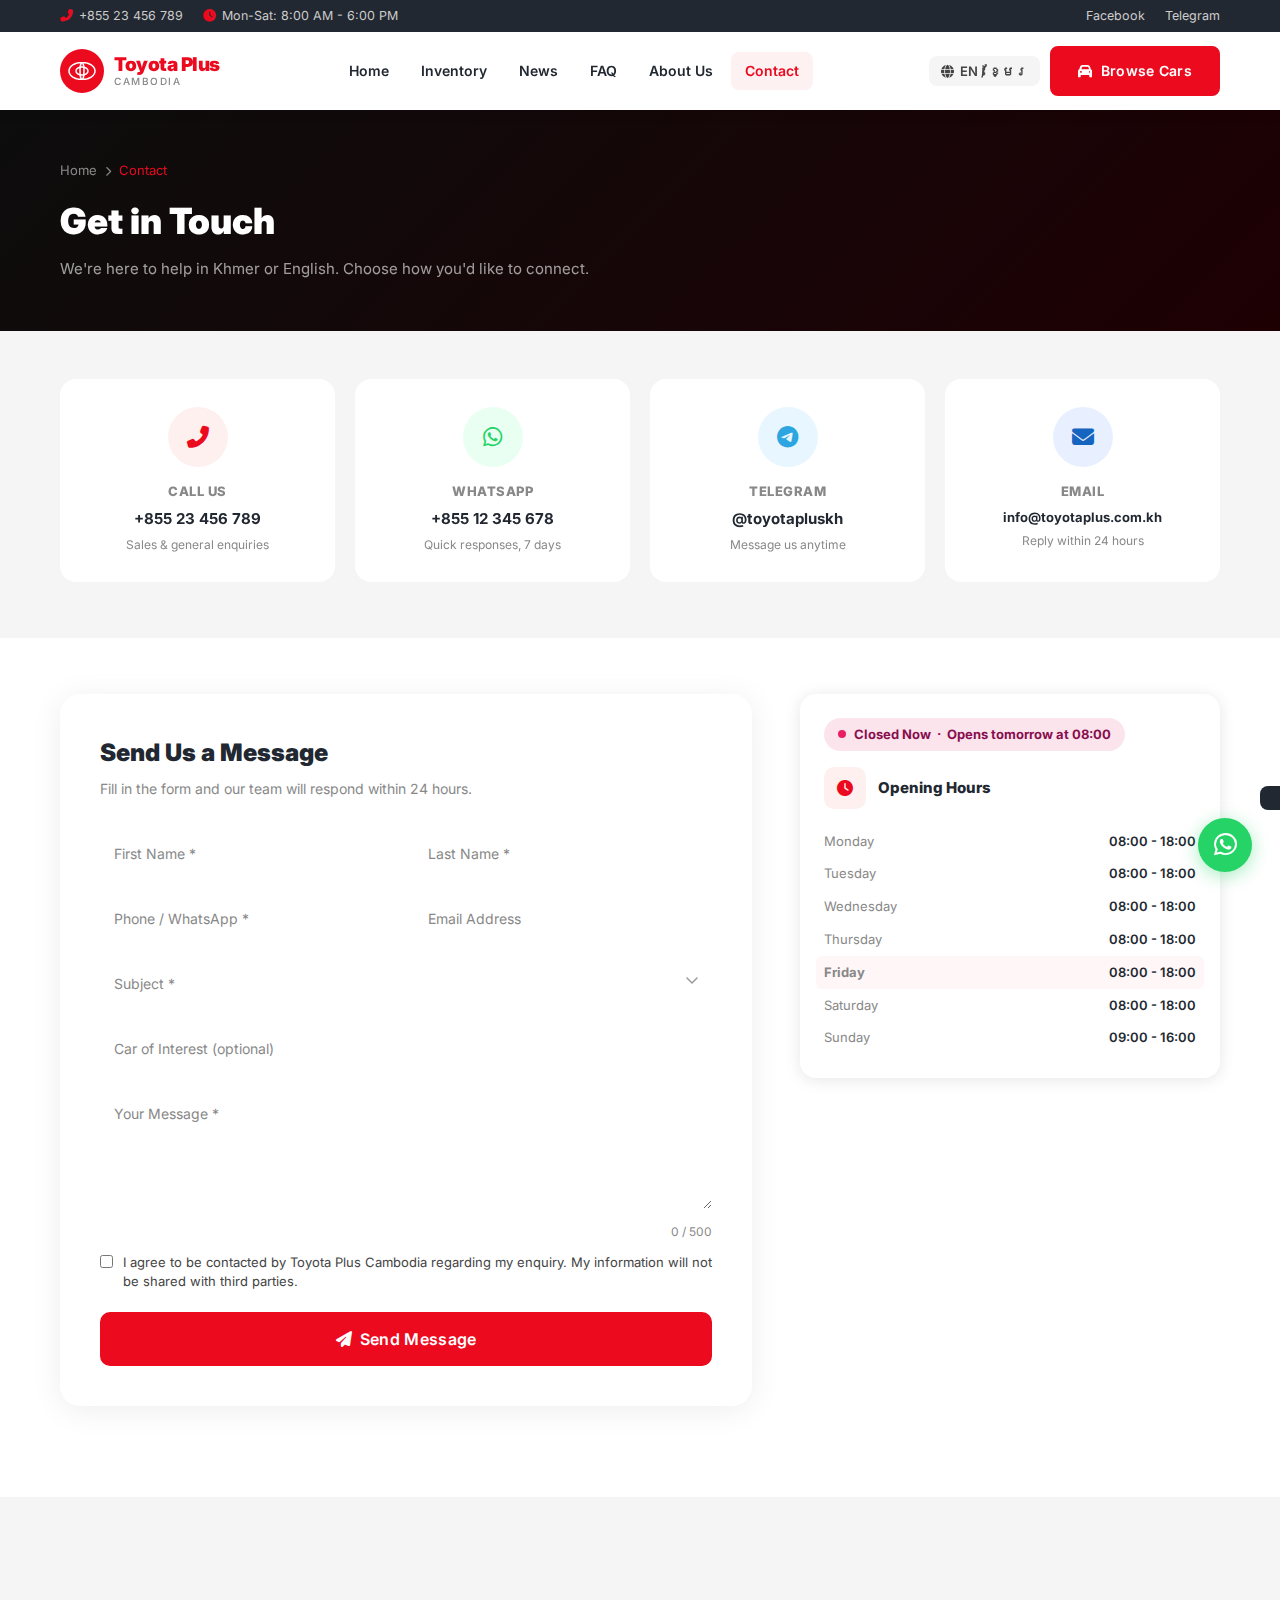
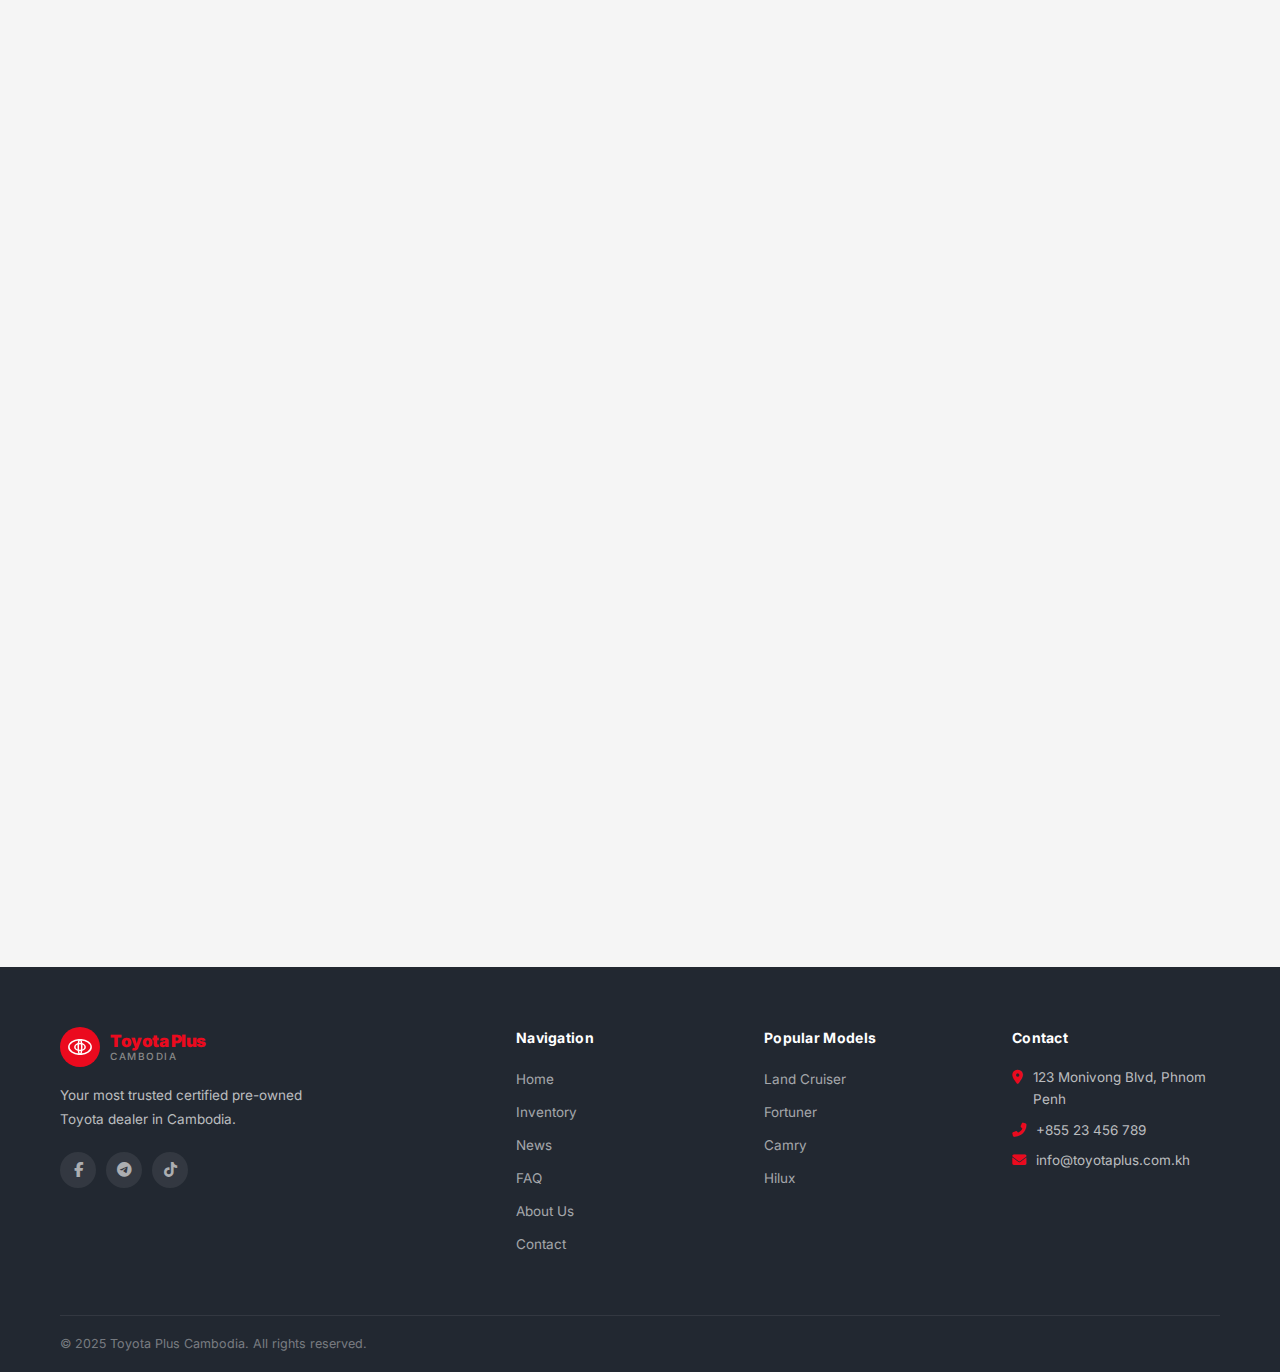
<file: tplus cam/contact.html>
<!DOCTYPE html>
<html lang="en">
<head>
  <meta charset="UTF-8" />
  <meta name="viewport" content="width=device-width, initial-scale=1.0" />
  <title>Contact Us - Toyota Plus Cambodia</title>
  <link rel="preconnect" href="https://fonts.googleapis.com" />
  <link href="https://fonts.googleapis.com/css2?family=Inter:wght@400;500;600;700;800;900&display=swap" rel="stylesheet" />
  <link rel="stylesheet" href="https://cdnjs.cloudflare.com/ajax/libs/font-awesome/6.5.0/css/all.min.css" />
  <link rel="stylesheet" href="assets/css/styles.css" />
  <style>
    body { font-family: 'Inter', 'Segoe UI', sans-serif; }

    /* Reveal */
    .reveal { opacity: 0; transform: translateY(22px); transition: opacity 0.55s ease, transform 0.55s ease; }
    .reveal.visible { opacity: 1; transform: none; }

    /* ---- Contact Channel Cards ---- */
    .contact-channels {
      display: grid;
      grid-template-columns: repeat(4, 1fr);
      gap: 20px;
      padding: 48px 0 0;
    }
    .channel-card {
      background: white;
      border-radius: 16px;
      padding: 28px 20px;
      text-align: center;
      border: 2px solid var(--border);
      text-decoration: none;
      color: inherit;
      transition: var(--transition);
      position: relative;
      overflow: hidden;
    }
    .channel-card::before {
      content: '';
      position: absolute;
      inset: 0;
      background: var(--channel-color, var(--red));
      opacity: 0;
      transition: opacity 0.28s ease;
    }
    .channel-card:hover { transform: translateY(-6px); box-shadow: 0 16px 40px rgba(0,0,0,0.14); border-color: transparent; }
    .channel-card:hover::before { opacity: 1; }
    .channel-card:hover .channel-icon,
    .channel-card:hover .channel-title,
    .channel-card:hover .channel-value,
    .channel-card:hover .channel-desc { color: white !important; position: relative; z-index: 1; }
    .channel-icon {
      width: 60px; height: 60px;
      background: var(--channel-bg, #FFF0F0);
      border-radius: 50%;
      display: flex; align-items: center; justify-content: center;
      margin: 0 auto 14px;
      font-size: 22px;
      color: var(--channel-color, var(--red));
      transition: var(--transition);
      position: relative; z-index: 1;
    }
    .channel-card:hover .channel-icon { background: rgba(255,255,255,0.2); color: white; }
    .channel-title { font-size: 13px; font-weight: 800; text-transform: uppercase; letter-spacing: 0.5px; color: var(--grey); margin-bottom: 5px; position: relative; z-index: 1; transition: color 0.28s; }
    .channel-value { font-size: 15px; font-weight: 700; color: var(--dark); margin-bottom: 4px; position: relative; z-index: 1; transition: color 0.28s; }
    .channel-desc { font-size: 12px; color: var(--grey); position: relative; z-index: 1; transition: color 0.28s; }

    /* ---- Open Status Badge ---- */
    .open-status {
      display: inline-flex;
      align-items: center;
      gap: 8px;
      padding: 6px 14px;
      border-radius: 50px;
      font-size: 13px;
      font-weight: 700;
      margin-bottom: 32px;
    }
    .open-status.open { background: #E8F5E9; color: #1B5E20; }
    .open-status.closed { background: #FCE4EC; color: #880E4F; }
    .open-status .dot {
      width: 8px; height: 8px; border-radius: 50%;
      animation: pulse-dot 1.5s ease-in-out infinite;
    }
    .open-status.open .dot { background: #43A047; }
    .open-status.closed .dot { background: #E91E63; animation: none; }
    @keyframes pulse-dot {
      0%, 100% { transform: scale(1); opacity: 1; }
      50% { transform: scale(1.4); opacity: 0.7; }
    }

    /* ---- Main Layout ---- */
    .contact-main {
      display: grid;
      grid-template-columns: 1fr 420px;
      gap: 48px;
      align-items: start;
      padding: 56px 0 72px;
    }

    /* ---- Form ---- */
    .contact-form-card {
      background: white;
      border-radius: 20px;
      padding: 40px;
      box-shadow: 0 4px 32px rgba(0,0,0,0.07);
      border: 1.5px solid var(--border);
    }
    .contact-form-card h2 { font-size: 24px; font-weight: 900; color: var(--dark); margin-bottom: 6px; }
    .contact-form-card > p { font-size: 14px; color: var(--grey); margin-bottom: 28px; }

    /* Floating label inputs */
    .float-group {
      position: relative;
      margin-bottom: 20px;
    }
    .float-group input,
    .float-group select,
    .float-group textarea {
      width: 100%;
      padding: 18px 14px 8px;
      border: 2px solid var(--border);
      border-radius: 10px;
      font-size: 15px;
      font-family: inherit;
      background: white;
      transition: border-color 0.2s;
      box-sizing: border-box;
      outline: none;
      color: var(--dark);
      appearance: none;
    }
    .float-group select {
      padding-right: 36px;
      background-image: url("data:image/svg+xml,%3Csvg xmlns='http://www.w3.org/2000/svg' width='12' height='8' viewBox='0 0 12 8'%3E%3Cpath d='M1 1l5 5 5-5' stroke='%23999' stroke-width='1.5' fill='none' stroke-linecap='round'/%3E%3C/svg%3E");
      background-repeat: no-repeat;
      background-position: right 14px center;
    }
    .float-group textarea { resize: vertical; min-height: 120px; padding-top: 22px; }
    .float-group label {
      position: absolute;
      left: 14px;
      top: 14px;
      font-size: 14px;
      color: var(--grey);
      pointer-events: none;
      transition: all 0.18s ease;
      background: transparent;
    }
    .float-group input:focus,
    .float-group select:focus,
    .float-group textarea:focus { border-color: var(--red); }
    .float-group input:focus ~ label,
    .float-group input:not(:placeholder-shown) ~ label,
    .float-group select:focus ~ label,
    .float-group select:valid ~ label,
    .float-group textarea:focus ~ label,
    .float-group textarea:not(:placeholder-shown) ~ label {
      top: 5px;
      font-size: 11px;
      font-weight: 700;
      color: var(--red);
      text-transform: uppercase;
      letter-spacing: 0.4px;
    }
    .float-row { display: grid; grid-template-columns: 1fr 1fr; gap: 16px; }

    /* Character counter */
    .char-counter { font-size: 12px; color: var(--grey); text-align: right; margin-top: -14px; margin-bottom: 12px; }
    .char-counter.warn { color: #E65100; }

    /* Form success state */
    .form-success {
      display: none;
      text-align: center;
      padding: 40px 20px;
    }
    .form-success i { font-size: 52px; color: #43A047; margin-bottom: 16px; display: block; }
    .form-success h3 { font-size: 20px; font-weight: 800; color: var(--dark); margin-bottom: 8px; }
    .form-success p { color: var(--grey); font-size: 14px; }

    /* Consent checkbox */
    .consent-label {
      display: flex;
      align-items: flex-start;
      gap: 10px;
      cursor: pointer;
      font-size: 13px;
      color: var(--grey-dark);
      line-height: 1.5;
      margin-bottom: 20px;
    }
    .consent-label input[type="checkbox"] { margin-top: 2px; flex-shrink: 0; accent-color: var(--red); }

    /* ---- Info Sidebar ---- */
    .contact-info-sidebar { display: flex; flex-direction: column; gap: 20px; }

    .info-card {
      background: white;
      border-radius: 16px;
      padding: 24px;
      border: 1.5px solid var(--border);
      box-shadow: var(--shadow);
    }
    .info-card-header {
      display: flex;
      align-items: center;
      gap: 12px;
      margin-bottom: 16px;
    }
    .info-card-icon {
      width: 42px; height: 42px;
      border-radius: 10px;
      background: #FFF0F0;
      display: flex; align-items: center; justify-content: center;
      font-size: 16px; color: var(--red); flex-shrink: 0;
    }
    .info-card-header h4 { font-size: 15px; font-weight: 800; color: var(--dark); margin: 0; }
    .info-card p { font-size: 14px; color: var(--grey-dark); line-height: 1.7; margin: 0; }
    .info-card a { color: var(--red); text-decoration: none; font-weight: 600; }
    .info-card a:hover { text-decoration: underline; }

    /* Hours table */
    .hours-table { width: 100%; font-size: 13px; }
    .hours-row { display: flex; justify-content: space-between; padding: 6px 0; border-bottom: 1px solid var(--border); }
    .hours-row:last-child { border-bottom: none; }
    .hours-day { color: var(--grey); }
    .hours-time { font-weight: 600; color: var(--dark); }
    .hours-time.closed { color: var(--grey); font-weight: 400; }
    .hours-today { background: #FFF7F7; border-radius: 6px; padding: 6px 8px; margin: 0 -8px; }

    /* ---- Showroom Locator Section ---- */
    .showrooms-section { padding: 0 0 72px; }
    .showrooms-layout {
      display: grid;
      grid-template-columns: 380px 1fr;
      gap: 28px;
      align-items: start;
    }
    .showroom-list { display: flex; flex-direction: column; gap: 12px; }
    .showroom-card {
      background: white;
      border: 2px solid var(--border);
      border-radius: 14px;
      padding: 18px 20px;
      cursor: pointer;
      transition: var(--transition);
      position: relative;
    }
    .showroom-card:hover { border-color: var(--red); box-shadow: 0 6px 20px rgba(235,10,30,0.1); transform: translateX(4px); }
    .showroom-card.active { border-color: var(--red); background: #FFF7F7; box-shadow: 0 6px 20px rgba(235,10,30,0.12); }
    .showroom-card.active::before {
      content: '';
      position: absolute;
      left: 0; top: 12px; bottom: 12px;
      width: 3px; background: var(--red); border-radius: 0 3px 3px 0;
    }
    .showroom-card-head {
      display: flex;
      align-items: center;
      justify-content: space-between;
      margin-bottom: 10px;
    }
    .showroom-name { font-size: 15px; font-weight: 800; color: var(--dark); }
    .showroom-card.active .showroom-name { color: var(--red); }
    .showroom-badge {
      font-size: 11px;
      font-weight: 700;
      padding: 3px 10px;
      border-radius: 50px;
      background: var(--silver);
      color: var(--grey);
      text-transform: uppercase;
      letter-spacing: 0.4px;
    }
    .showroom-card.active .showroom-badge { background: var(--red); color: white; }
    .showroom-card-body { font-size: 13px; color: var(--grey-dark); display: flex; flex-direction: column; gap: 5px; }
    .showroom-card-body span { display: flex; align-items: flex-start; gap: 8px; }
    .showroom-card-body i { color: var(--red); flex-shrink: 0; margin-top: 2px; width: 14px; }
    .showroom-card-foot {
      display: flex;
      align-items: center;
      justify-content: space-between;
      margin-top: 12px;
      padding-top: 10px;
      border-top: 1px solid var(--border);
    }
    .showroom-select-hint { font-size: 12px; color: var(--grey); display: flex; align-items: center; gap: 5px; }
    .showroom-card.active .showroom-select-hint { color: var(--red); }

    /* Map panel */
    .showroom-map-panel {
      border-radius: 16px;
      overflow: hidden;
      border: 1.5px solid var(--border);
      box-shadow: var(--shadow);
      position: sticky;
      top: 100px;
    }
    .showroom-map-header {
      background: white;
      padding: 16px 20px;
      border-bottom: 1px solid var(--border);
      display: flex;
      align-items: center;
      justify-content: space-between;
      flex-wrap: wrap;
      gap: 10px;
    }
    .showroom-map-name { font-size: 15px; font-weight: 800; color: var(--dark); }
    .showroom-map-addr { font-size: 13px; color: var(--grey); margin-top: 2px; }
    #showroomMapFrame {
      display: block;
      width: 100%;
      height: 360px;
      border: none;
      transition: opacity 0.3s ease;
    }
    #showroomMapFrame.loading { opacity: 0.4; }

    /* Social strip */
    .social-strip {
      background: var(--dark);
      border-radius: 16px;
      padding: 20px 24px;
      display: flex;
      align-items: center;
      justify-content: space-between;
      gap: 16px;
      flex-wrap: wrap;
    }
    .social-strip p { color: rgba(255,255,255,0.75); font-size: 13px; margin: 0; }
    .social-btns { display: flex; gap: 10px; }
    .social-btn {
      width: 38px; height: 38px;
      border-radius: 50%;
      display: flex; align-items: center; justify-content: center;
      font-size: 15px; color: white; text-decoration: none;
      transition: var(--transition);
    }
    .social-btn:hover { transform: translateY(-3px) scale(1.08); }
    .social-btn.fb { background: #1877F2; }
    .social-btn.tg { background: #2CA5E0; }
    .social-btn.tt { background: #000; }

    @media (max-width: 1024px) {
      .contact-channels { grid-template-columns: 1fr 1fr; }
      .contact-main { grid-template-columns: 1fr; }
      .showrooms-layout { grid-template-columns: 1fr; }
      .showroom-map-panel { position: static; }
      #showroomMapFrame { height: 280px; }
    }
    @media (max-width: 640px) {
      .contact-channels { grid-template-columns: 1fr 1fr; gap: 12px; }
      .contact-form-card { padding: 24px 20px; }
      .float-row { grid-template-columns: 1fr; }
    }
    @media (max-width: 400px) {
      .contact-channels { grid-template-columns: 1fr; }
    }
  </style>
</head>
<body class="page-transition">

<!-- HEADER -->
<header id="header">
  <div class="top-bar">
    <div class="container">
      <div style="display:flex;gap:20px;align-items:center;">
        <span><i class="fas fa-phone-alt" style="margin-right:6px;color:var(--red)"></i>+855 23 456 789</span>
        <span><i class="fas fa-clock" style="margin-right:6px;color:var(--red)"></i>Mon-Sat: 8:00 AM - 6:00 PM</span>
      </div>
      <div class="top-bar-links"><a href="#">Facebook</a><a href="#">Telegram</a></div>
    </div>
  </div>
  <div class="container">
    <nav class="nav-wrap">
      <a href="index.html" class="logo">
        <div style="width:44px;height:44px;background:var(--red);border-radius:50%;display:flex;align-items:center;justify-content:center;"><svg width="28" height="18" viewBox="0 0 28 18" fill="none"><ellipse cx="14" cy="9" rx="13" ry="8.5" stroke="white" stroke-width="1.5" fill="none"/><ellipse cx="14" cy="9" rx="6" ry="4" stroke="white" stroke-width="1.5" fill="none"/><ellipse cx="14" cy="9" rx="2" ry="8.5" stroke="white" stroke-width="1.5" fill="none"/></svg></div>
        <div class="logo-text"><strong>Toyota Plus</strong><span>Cambodia</span></div>
      </a>
      <div class="nav-links">
        <a href="index.html">Home</a>
        <a href="inventory.html">Inventory</a>
        <a href="news.html">News</a>
        <a href="faq.html">FAQ</a>
        <a href="about.html">About Us</a>
        <a href="contact.html" class="active">Contact</a>
      </div>
      <div class="nav-actions">
        <button class="lang-toggle" onclick="toggleLang(this)"><i class="fas fa-globe"></i> EN / &#6017;&#6098;&#6040;&#6082;&#6042;</button>
        <a href="inventory.html" class="btn btn-primary"><i class="fas fa-car"></i> Browse Cars</a>
        <button class="nav-hamburger" onclick="openMobileMenu()"><span></span><span></span><span></span></button>
      </div>
    </nav>
  </div>
</header>

<div class="mobile-menu" id="mobileMenu" onclick="closeMobileMenuOutside(event)">
  <div class="mobile-menu-panel">
    <div class="mobile-menu-close"><button onclick="closeMobileMenu()"><i class="fas fa-times"></i></button></div>
    <div class="mobile-nav-links">
      <a href="index.html">Home</a>
      <a href="inventory.html">Inventory</a>
      <a href="news.html">News</a>
      <a href="faq.html">FAQ</a>
      <a href="about.html">About Us</a>
      <a href="contact.html">Contact</a>
    </div>
  </div>
</div>

<!-- PAGE HERO -->
<section class="page-hero" style="background:linear-gradient(135deg,#0d0d0d 0%,#1e0003 100%);position:relative;overflow:hidden;">
  <div style="position:absolute;inset:0;background:url('https://images.unsplash.com/photo-1486006920555-c77dcf18193c?w=1400&q=50') center/cover;opacity:0.12;"></div>
  <div class="container" style="position:relative;z-index:1;">
    <div class="breadcrumb">
      <a href="index.html">Home</a>
      <i class="fas fa-chevron-right" style="font-size:10px;"></i>
      <span>Contact</span>
    </div>
    <h1>Get in Touch</h1>
    <p>We're here to help in Khmer or English. Choose how you'd like to connect.</p>
  </div>
</section>

<!-- CONTACT CHANNELS -->
<section style="background:var(--silver);padding-bottom:56px;">
  <div class="container">
    <div class="contact-channels">

      <a href="tel:+85523456789"
         class="channel-card reveal"
         style="--channel-color:var(--red);--channel-bg:#FFF0F0;">
        <div class="channel-icon"><i class="fas fa-phone-alt"></i></div>
        <div class="channel-title">Call Us</div>
        <div class="channel-value">+855 23 456 789</div>
        <div class="channel-desc">Sales & general enquiries</div>
      </a>

      <a href="https://wa.me/85512345678" target="_blank"
         class="channel-card reveal" style="transition-delay:0.07s;--channel-color:#25d366;--channel-bg:#E8FFF1;">
        <div class="channel-icon"><i class="fab fa-whatsapp"></i></div>
        <div class="channel-title">WhatsApp</div>
        <div class="channel-value">+855 12 345 678</div>
        <div class="channel-desc">Quick responses, 7 days</div>
      </a>

      <a href="https://t.me/toyotapluskh" target="_blank"
         class="channel-card reveal" style="transition-delay:0.14s;--channel-color:#2CA5E0;--channel-bg:#E8F6FF;">
        <div class="channel-icon"><i class="fab fa-telegram-plane"></i></div>
        <div class="channel-title">Telegram</div>
        <div class="channel-value">@toyotapluskh</div>
        <div class="channel-desc">Message us anytime</div>
      </a>

      <a href="mailto:info@toyotaplus.com.kh"
         class="channel-card reveal" style="transition-delay:0.21s;--channel-color:#1565C0;--channel-bg:#E8F0FF;">
        <div class="channel-icon"><i class="fas fa-envelope"></i></div>
        <div class="channel-title">Email</div>
        <div class="channel-value" style="font-size:13px;">info@toyotaplus.com.kh</div>
        <div class="channel-desc">Reply within 24 hours</div>
      </a>

    </div>
  </div>
</section>

<!-- MAIN CONTENT: FORM + SIDEBAR -->
<section>
  <div class="container">
    <div class="contact-main">

      <!-- CONTACT FORM -->
      <div class="contact-form-card reveal">
        <h2>Send Us a Message</h2>
        <p>Fill in the form and our team will respond within 24 hours.</p>

        <!-- Success state (hidden by default) -->
        <div class="form-success" id="formSuccess">
          <i class="fas fa-check-circle"></i>
          <h3>Message Sent!</h3>
          <p>Thank you! Our team will contact you within 24 hours via your preferred channel.</p>
          <button class="btn btn-outline" style="margin-top:20px;" onclick="resetForm()">
            <i class="fas fa-redo"></i> Send Another Message
          </button>
        </div>

        <form id="contactForm" onsubmit="handleContactSubmit(event)">
          <div class="float-row">
            <div class="float-group">
              <input type="text" name="firstName" id="firstName" placeholder=" " required />
              <label for="firstName">First Name *</label>
            </div>
            <div class="float-group">
              <input type="text" name="lastName" id="lastName" placeholder=" " required />
              <label for="lastName">Last Name *</label>
            </div>
          </div>

          <div class="float-row">
            <div class="float-group">
              <input type="tel" name="phone" id="phone" placeholder=" " required />
              <label for="phone">Phone / WhatsApp *</label>
            </div>
            <div class="float-group">
              <input type="email" name="email" id="email" placeholder=" " />
              <label for="email">Email Address</label>
            </div>
          </div>

          <div class="float-group">
            <select name="subject" id="subject" required>
              <option value="" disabled selected></option>
              <option>I'm interested in a specific car</option>
              <option>Schedule a test drive</option>
              <option>Finance / Loan enquiry</option>
              <option>Trade-in valuation</option>
              <option>After-sales service</option>
              <option>General enquiry</option>
            </select>
            <label for="subject">Subject *</label>
          </div>

          <div class="float-group">
            <input type="text" name="carInterest" id="carInterest" placeholder=" " />
            <label for="carInterest">Car of Interest (optional)</label>
          </div>

          <div class="float-group">
            <textarea name="message" id="message" placeholder=" " maxlength="500" oninput="updateCharCount(this)" required></textarea>
            <label for="message">Your Message *</label>
          </div>
          <div class="char-counter" id="charCounter">0 / 500</div>

          <label class="consent-label">
            <input type="checkbox" required />
            <span>I agree to be contacted by Toyota Plus Cambodia regarding my enquiry. My information will not be shared with third parties.</span>
          </label>

          <button type="submit" class="btn btn-primary btn-block btn-lg" id="submitBtn">
            <i class="fas fa-paper-plane"></i> Send Message
          </button>
        </form>
      </div>

      <!-- INFO SIDEBAR -->
      <div class="contact-info-sidebar">

        <!-- Open Status + Hours -->
        <div class="info-card reveal" style="transition-delay:0.1s">
          <div id="openStatus"></div>
          <div class="info-card-header">
            <div class="info-card-icon"><i class="fas fa-clock"></i></div>
            <h4>Opening Hours</h4>
          </div>
          <div class="hours-table" id="hoursTable"></div>
        </div>

        <!-- Showroom Quick Links -->
        <div class="info-card reveal" style="transition-delay:0.15s">
          <div class="info-card-header">
            <div class="info-card-icon"><i class="fas fa-map-marker-alt"></i></div>
            <h4>Our Showrooms</h4>
          </div>
          <p style="margin-bottom:14px;">We have 3 locations across Cambodia. Select a showroom below to view on the map.</p>
          <a href="#showrooms-section" style="display:inline-flex;align-items:center;gap:8px;font-size:13px;font-weight:700;color:var(--red);text-decoration:none;" onclick="document.getElementById('showrooms-section').scrollIntoView({behavior:'smooth'});return false;">
            <i class="fas fa-map-marked-alt"></i> View All Showrooms &amp; Maps
          </a>
        </div>

        <!-- Social -->
        <div class="social-strip reveal" style="transition-delay:0.25s">
          <p>Follow us for daily inventory updates</p>
          <div class="social-btns">
            <a href="#" class="social-btn fb"><i class="fab fa-facebook-f"></i></a>
            <a href="#" class="social-btn tg"><i class="fab fa-telegram-plane"></i></a>
            <a href="#" class="social-btn tt"><i class="fab fa-tiktok"></i></a>
          </div>
        </div>

      </div>

    </div>
  </div>
</section>

<!-- SHOWROOMS SECTION -->
<section class="showrooms-section" id="showrooms-section" style="background:var(--silver);padding-top:64px;">
  <div class="container">
    <div class="text-center reveal" style="margin-bottom:40px;">
      <div class="section-label">Our Locations</div>
      <h2 class="section-title">Find a Showroom Near You</h2>
      <p class="section-sub">Click any showroom to see it on the map and get directions</p>
    </div>
    <div class="showrooms-layout reveal">

      <!-- Showroom list -->
      <div class="showroom-list" id="showroomList"></div>

      <!-- Map panel -->
      <div class="showroom-map-panel">
        <div class="showroom-map-header">
          <div>
            <div class="showroom-map-name" id="mapShowroomName">Phnom Penh Main</div>
            <div class="showroom-map-addr" id="mapShowroomAddr">No. 123, Monivong Boulevard, Phnom Penh</div>
          </div>
          <a id="mapDirectionsBtn" href="#" target="_blank" class="btn btn-primary btn-sm" style="white-space:nowrap;">
            <i class="fas fa-directions"></i> Get Directions
          </a>
        </div>
        <iframe
          id="showroomMapFrame"
          src="https://maps.google.com/maps?q=11.5564,104.9157&z=15&output=embed"
          allowfullscreen=""
          loading="lazy"
          referrerpolicy="no-referrer-when-downgrade"
          title="Showroom Map"
        ></iframe>
      </div>

    </div>
  </div>
</section>

<!-- FOOTER -->
<footer>
  <div class="container">
    <div class="footer-grid">
      <div class="footer-brand">
        <a href="index.html" class="logo"><div style="width:40px;height:40px;background:var(--red);border-radius:50%;display:flex;align-items:center;justify-content:center;"><svg width="24" height="16" viewBox="0 0 28 18" fill="none"><ellipse cx="14" cy="9" rx="13" ry="8.5" stroke="white" stroke-width="1.8" fill="none"/><ellipse cx="14" cy="9" rx="6" ry="4" stroke="white" stroke-width="1.8" fill="none"/><ellipse cx="14" cy="9" rx="2" ry="8.5" stroke="white" stroke-width="1.8" fill="none"/></svg></div><div class="logo-text"><strong style="font-size:17px;">Toyota Plus</strong><span>Cambodia</span></div></a>
        <p>Your most trusted certified pre-owned Toyota dealer in Cambodia.</p>
        <div class="footer-social"><a href="#"><i class="fab fa-facebook-f"></i></a><a href="#"><i class="fab fa-telegram-plane"></i></a><a href="#"><i class="fab fa-tiktok"></i></a></div>
      </div>
      <div class="footer-col"><h5>Navigation</h5><ul><li><a href="index.html">Home</a></li><li><a href="inventory.html">Inventory</a></li><li><a href="news.html">News</a></li><li><a href="faq.html">FAQ</a></li><li><a href="about.html">About Us</a></li><li><a href="contact.html">Contact</a></li></ul></div>
      <div class="footer-col"><h5>Popular Models</h5><ul><li><a href="inventory.html?model=Land+Cruiser">Land Cruiser</a></li><li><a href="inventory.html?model=Fortuner">Fortuner</a></li><li><a href="inventory.html?model=Camry">Camry</a></li><li><a href="inventory.html?model=Hilux">Hilux</a></li></ul></div>
      <div class="footer-col"><h5>Contact</h5><ul class="footer-contact"><li><i class="fas fa-map-marker-alt"></i><span>123 Monivong Blvd, Phnom Penh</span></li><li><i class="fas fa-phone-alt"></i><span>+855 23 456 789</span></li><li><i class="fas fa-envelope"></i><span>info@toyotaplus.com.kh</span></li></ul></div>
    </div>
    <div class="footer-bottom"><span>&copy; 2025 Toyota Plus Cambodia. All rights reserved.</span></div>
  </div>
</footer>

<a href="https://wa.me/85523456789" class="whatsapp-float" target="_blank"><i class="fab fa-whatsapp"></i></a>
<div id="toast"></div>

<script src="assets/js/cars-data.js"></script>
<script src="assets/js/main.js"></script>
<script>
// ─── Opening Hours & Status ─────────────────────────────────────────────────
const HOURS = [
  { day: 'Monday',    open: '08:00', close: '18:00' },
  { day: 'Tuesday',   open: '08:00', close: '18:00' },
  { day: 'Wednesday', open: '08:00', close: '18:00' },
  { day: 'Thursday',  open: '08:00', close: '18:00' },
  { day: 'Friday',    open: '08:00', close: '18:00' },
  { day: 'Saturday',  open: '08:00', close: '18:00' },
  { day: 'Sunday',    open: '09:00', close: '16:00' },
];

function renderHours() {
  const now = new Date();
  const dayIdx = now.getDay(); // 0=Sun, 1=Mon...
  const adjustedIdx = dayIdx === 0 ? 6 : dayIdx - 1; // Make Mon=0 ... Sun=6
  const timeStr = now.getHours() * 60 + now.getMinutes();

  function toMins(t) { const [h, m] = t.split(':').map(Number); return h * 60 + m; }

  const todayHours = HOURS[adjustedIdx];
  const isOpen = timeStr >= toMins(todayHours.open) && timeStr < toMins(todayHours.close);

  // Status badge
  const statusEl = document.getElementById('openStatus');
  if (statusEl) {
    statusEl.innerHTML = `
      <div class="open-status ${isOpen ? 'open' : 'closed'}" style="margin-bottom:16px;">
        <span class="dot"></span>
        ${isOpen
          ? 'Open Now &nbsp;&middot;&nbsp; Closes at ' + todayHours.close
          : 'Closed Now &nbsp;&middot;&nbsp; Opens ' + (adjustedIdx === 6 ? 'Mon' : 'tomorrow') + ' at ' + HOURS[(adjustedIdx + 1) % 7].open
        }
      </div>`;
  }

  // Hours table
  const hoursEl = document.getElementById('hoursTable');
  if (!hoursEl) return;
  hoursEl.innerHTML = HOURS.map((h, i) => {
    const isToday = i === adjustedIdx;
    return `<div class="hours-row ${isToday ? 'hours-today' : ''}">
      <span class="hours-day">${isToday ? '<strong>' + h.day + '</strong>' : h.day}</span>
      <span class="hours-time">${h.open} - ${h.close}</span>
    </div>`;
  }).join('');
}

// ─── Character Counter ──────────────────────────────────────────────────────
function updateCharCount(el) {
  const counter = document.getElementById('charCounter');
  if (!counter) return;
  const len = el.value.length;
  counter.textContent = len + ' / 500';
  counter.classList.toggle('warn', len > 440);
}

// ─── Form Submit ────────────────────────────────────────────────────────────
function handleContactSubmit(e) {
  e.preventDefault();
  const btn = document.getElementById('submitBtn');
  btn.innerHTML = '<i class="fas fa-spinner fa-spin"></i> Sending...';
  btn.disabled = true;

  // Simulate network delay
  setTimeout(() => {
    document.getElementById('contactForm').style.display = 'none';
    document.getElementById('formSuccess').style.display = 'block';
  }, 1200);
}

function resetForm() {
  document.getElementById('contactForm').reset();
  document.getElementById('contactForm').style.display = 'block';
  document.getElementById('formSuccess').style.display = 'none';
  document.getElementById('charCounter').textContent = '0 / 500';
  const btn = document.getElementById('submitBtn');
  btn.innerHTML = '<i class="fas fa-paper-plane"></i> Send Message';
  btn.disabled = false;
}

// ─── Showroom Data ──────────────────────────────────────────────────────────
const SHOWROOMS = [
  {
    id: 0,
    name: 'Phnom Penh Main',
    badge: 'Headquarters',
    address: 'No. 123, Monivong Boulevard, Chamkar Mon District, Phnom Penh 12302',
    shortAddr: 'No. 123, Monivong Boulevard, Phnom Penh',
    phone: '+855 23 456 789',
    mobile: '+855 12 345 678',
    hours: 'Mon–Sat: 8:00 AM – 6:00 PM  |  Sun: 9:00 AM – 4:00 PM',
    mapSrc: 'https://maps.google.com/maps?q=11.5564,104.9157&z=15&output=embed',
    directionsUrl: 'https://www.google.com/maps/dir/?api=1&destination=11.5564,104.9157'
  },
  {
    id: 1,
    name: 'Siem Reap Branch',
    badge: 'Branch',
    address: 'No. 45, National Road 6, Svay Dangkum, Siem Reap 17252',
    shortAddr: 'No. 45, National Road 6, Siem Reap',
    phone: '+855 63 789 012',
    mobile: '+855 17 345 678',
    hours: 'Mon–Sat: 8:00 AM – 5:30 PM  |  Sun: Closed',
    mapSrc: 'https://maps.google.com/maps?q=13.3633,103.8564&z=15&output=embed',
    directionsUrl: 'https://www.google.com/maps/dir/?api=1&destination=13.3633,103.8564'
  },
  {
    id: 2,
    name: 'Sihanoukville Branch',
    badge: 'Branch',
    address: 'No. 88, Serendipity Road, Mittapheap District, Sihanoukville 18452',
    shortAddr: 'No. 88, Serendipity Road, Sihanoukville',
    phone: '+855 34 567 890',
    mobile: '+855 96 345 678',
    hours: 'Mon–Sat: 8:00 AM – 5:30 PM  |  Sun: Closed',
    mapSrc: 'https://maps.google.com/maps?q=10.6280,103.5228&z=15&output=embed',
    directionsUrl: 'https://www.google.com/maps/dir/?api=1&destination=10.6280,103.5228'
  }
];

let activeShowroom = 0;

function renderShowrooms() {
  const list = document.getElementById('showroomList');
  if (!list) return;
  list.innerHTML = SHOWROOMS.map(s => `
    <div class="showroom-card ${s.id === activeShowroom ? 'active' : ''}" onclick="selectShowroom(${s.id})" id="showroom-card-${s.id}">
      <div class="showroom-card-head">
        <span class="showroom-name">${s.name}</span>
        <span class="showroom-badge">${s.badge}</span>
      </div>
      <div class="showroom-card-body">
        <span><i class="fas fa-map-marker-alt"></i>${s.address}</span>
        <span><i class="fas fa-phone-alt"></i><a href="tel:${s.phone.replace(/\s/g,'')}" onclick="event.stopPropagation()" style="color:inherit;text-decoration:none;">${s.phone}</a></span>
        <span><i class="fas fa-mobile-alt"></i><a href="tel:${s.mobile.replace(/\s/g,'')}" onclick="event.stopPropagation()" style="color:inherit;text-decoration:none;">${s.mobile}</a></span>
        <span><i class="fas fa-clock"></i>${s.hours}</span>
      </div>
      <div class="showroom-card-foot">
        <span class="showroom-select-hint">
          ${s.id === activeShowroom
            ? '<i class="fas fa-map-marker-alt"></i> Showing on map'
            : '<i class="fas fa-hand-pointer"></i> Click to view on map'}
        </span>
        <a href="${s.directionsUrl}" target="_blank" onclick="event.stopPropagation()"
           class="btn btn-sm btn-outline" style="font-size:12px;padding:5px 12px;">
          <i class="fas fa-directions"></i> Directions
        </a>
      </div>
    </div>
  `).join('');
}

function selectShowroom(id) {
  if (id === activeShowroom) return;
  activeShowroom = id;
  const s = SHOWROOMS[id];

  // Update map with fade
  const frame = document.getElementById('showroomMapFrame');
  if (frame) {
    frame.classList.add('loading');
    // Small delay so the fade is visible before src swap
    setTimeout(() => {
      frame.src = s.mapSrc;
      frame.onload = () => frame.classList.remove('loading');
    }, 180);
  }

  // Update map header
  const nameEl = document.getElementById('mapShowroomName');
  const addrEl = document.getElementById('mapShowroomAddr');
  const dirBtn = document.getElementById('mapDirectionsBtn');
  if (nameEl) nameEl.textContent = s.name;
  if (addrEl) addrEl.textContent = s.shortAddr;
  if (dirBtn) dirBtn.href = s.directionsUrl;

  // Re-render cards
  renderShowrooms();

  // Scroll map into view on mobile
  if (window.innerWidth < 860) {
    document.getElementById('showroomMapFrame')?.scrollIntoView({ behavior: 'smooth', block: 'nearest' });
  }
}

// ─── Scroll Reveal ──────────────────────────────────────────────────────────
document.addEventListener('DOMContentLoaded', () => {
  document.querySelector('.page-transition').classList.add('loaded');
  renderHours();
  renderShowrooms();

  const obs = new IntersectionObserver((entries) => {
    entries.forEach(e => { if (e.isIntersecting) { e.target.classList.add('visible'); obs.unobserve(e.target); } });
  }, { threshold: 0.1 });
  document.querySelectorAll('.reveal').forEach(el => obs.observe(el));
});
</script>
</body>
</html>
</file>
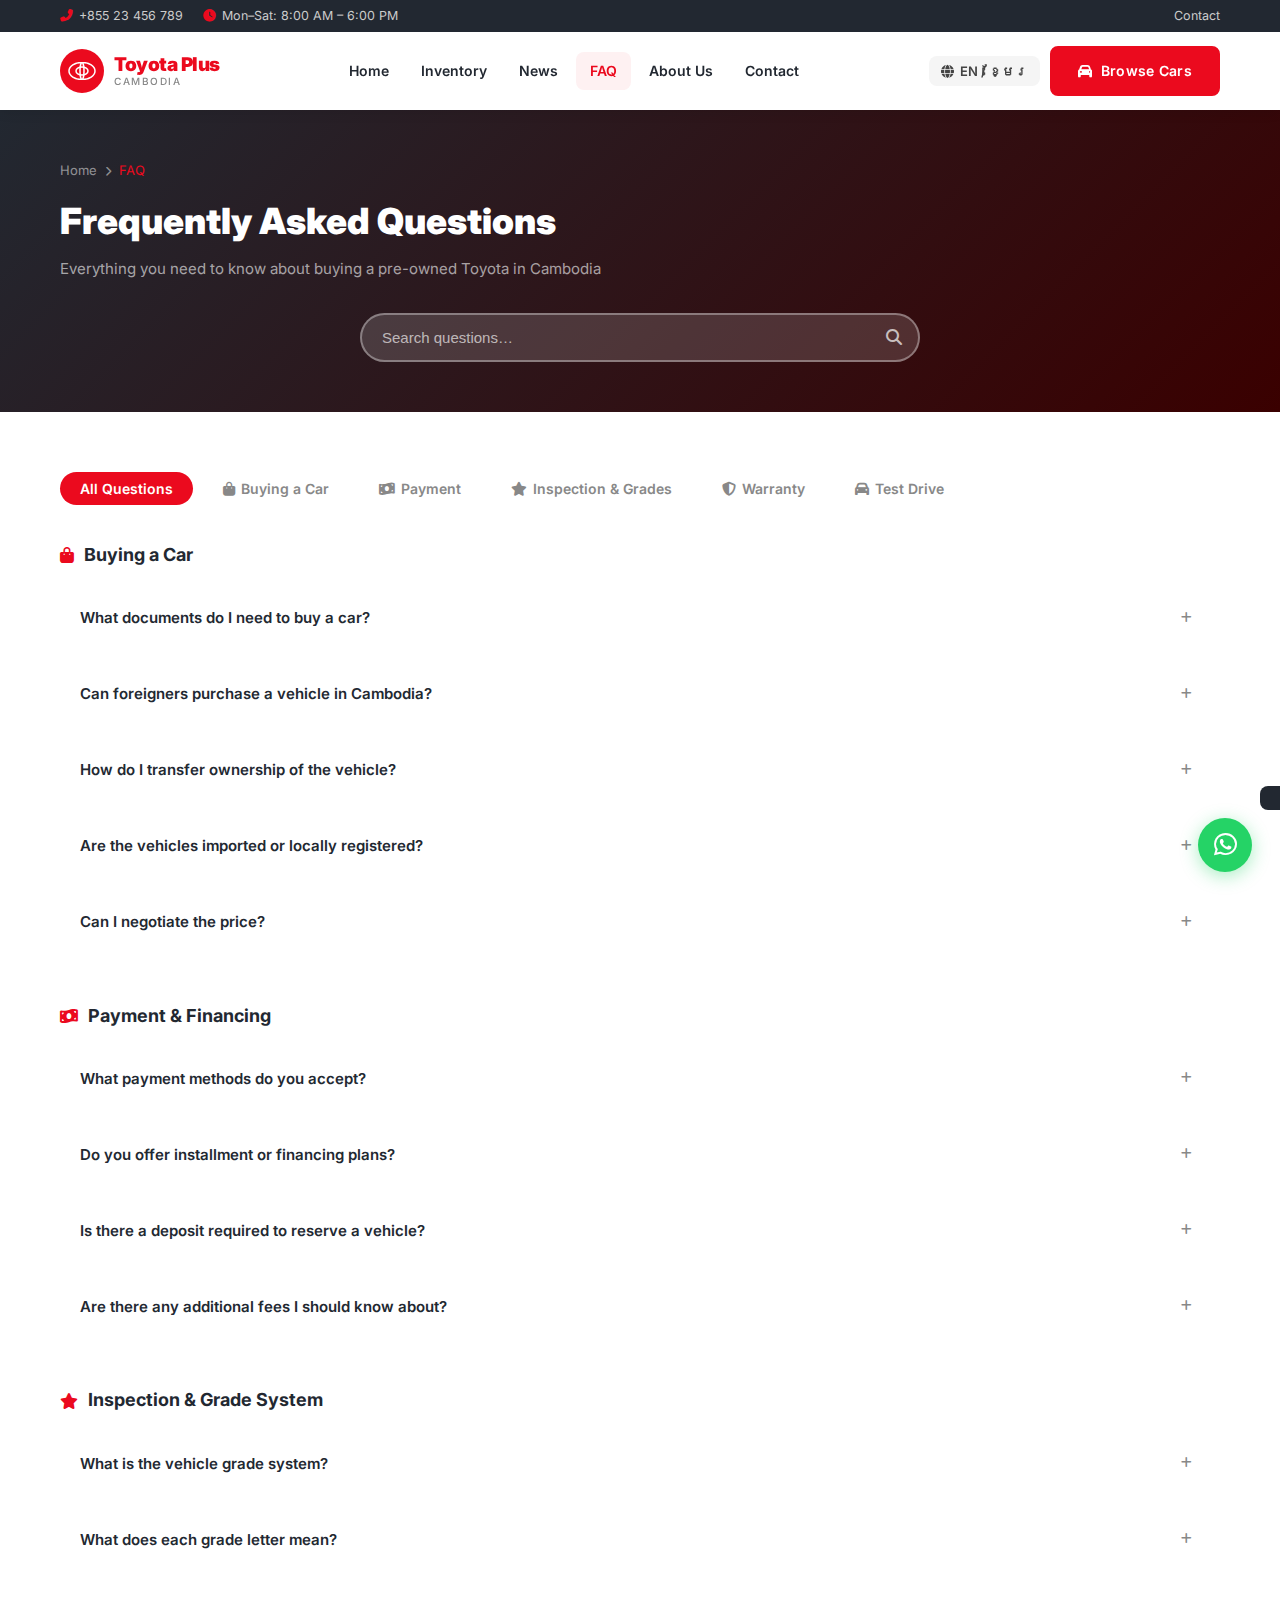
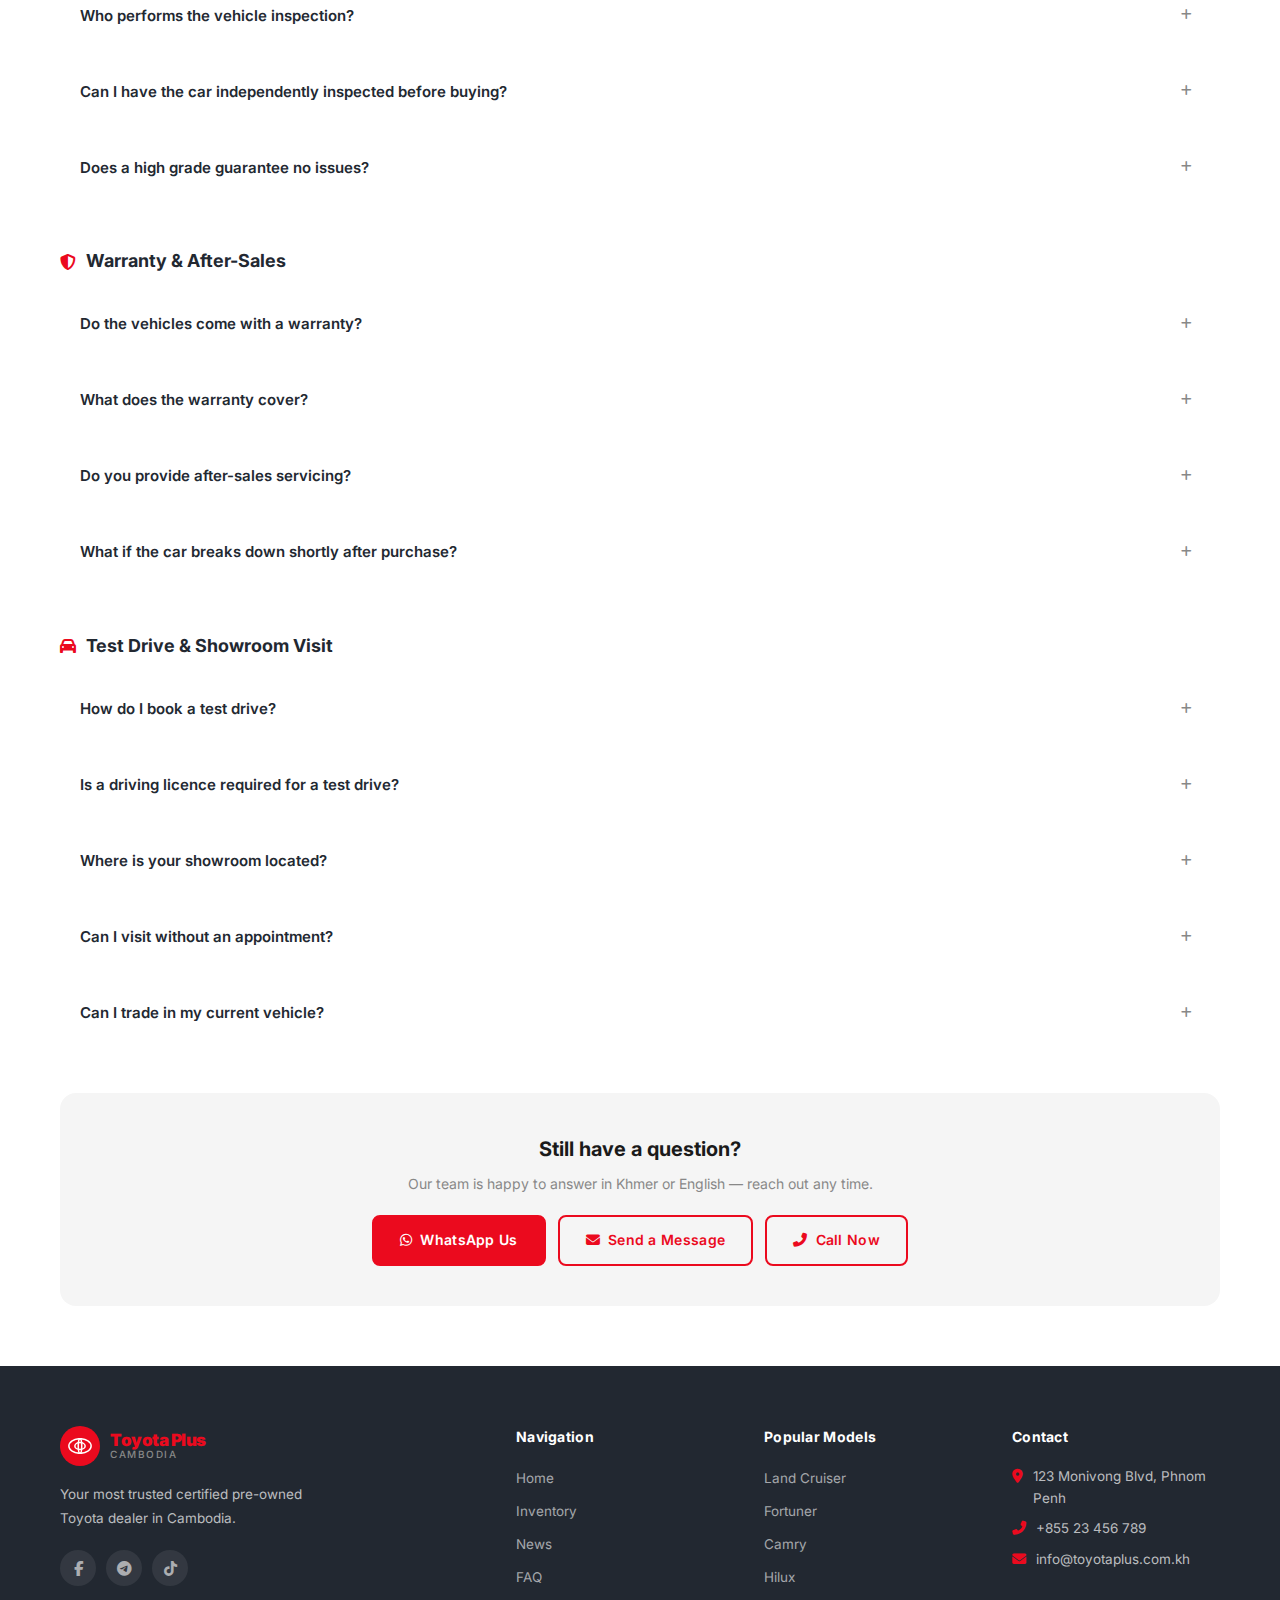
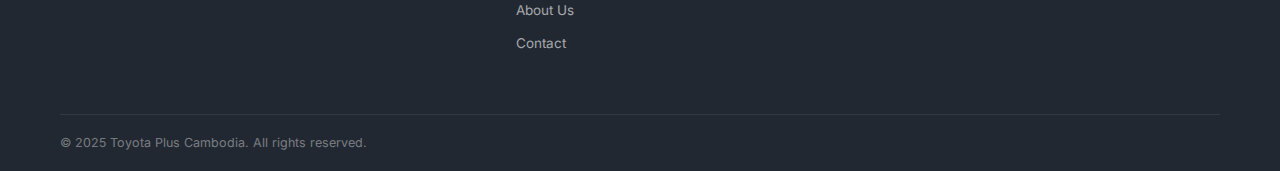
<file: tplus cam/faq.html>
<!DOCTYPE html>
<html lang="en">
<head>
  <meta charset="UTF-8" />
  <meta name="viewport" content="width=device-width, initial-scale=1.0" />
  <title>FAQ — Toyota Plus Cambodia</title>
  <link rel="preconnect" href="https://fonts.googleapis.com" />
  <link href="https://fonts.googleapis.com/css2?family=Inter:wght@400;500;600;700;800;900&display=swap" rel="stylesheet" />
  <link rel="stylesheet" href="https://cdnjs.cloudflare.com/ajax/libs/font-awesome/6.5.0/css/all.min.css" />
  <link rel="stylesheet" href="assets/css/styles.css" />
  <style>
    body { font-family: 'Inter', 'Segoe UI', sans-serif; }

    /* ---- Search Bar ---- */
    .faq-search-wrap {
      max-width: 560px;
      margin: 32px auto 0;
      position: relative;
    }
    .faq-search-wrap input {
      width: 100%;
      padding: 14px 50px 14px 20px;
      border-radius: 50px;
      border: 2px solid rgba(255,255,255,0.35);
      background: rgba(255,255,255,0.15);
      color: white;
      font-size: 15px;
      outline: none;
      box-sizing: border-box;
      transition: border-color 0.2s;
    }
    .faq-search-wrap input::placeholder { color: rgba(255,255,255,0.65); }
    .faq-search-wrap input:focus { border-color: rgba(255,255,255,0.8); background: rgba(255,255,255,0.22); }
    .faq-search-wrap .search-icon {
      position: absolute;
      right: 18px;
      top: 50%;
      transform: translateY(-50%);
      color: rgba(255,255,255,0.7);
      font-size: 16px;
    }

    /* ---- Category Tabs ---- */
    .faq-tabs {
      display: flex;
      gap: 10px;
      flex-wrap: wrap;
      margin-bottom: 36px;
    }
    .faq-tab {
      padding: 8px 20px;
      border-radius: 50px;
      border: 2px solid var(--border);
      background: white;
      font-size: 14px;
      font-weight: 600;
      color: var(--grey);
      cursor: pointer;
      transition: var(--transition);
    }
    .faq-tab:hover { border-color: var(--red); color: var(--red); }
    .faq-tab.active { background: var(--red); border-color: var(--red); color: white; }

    /* ---- FAQ Section Header ---- */
    .faq-section-title {
      font-size: 18px;
      font-weight: 700;
      color: var(--dark);
      margin: 0 0 16px;
      display: flex;
      align-items: center;
      gap: 10px;
    }
    .faq-section-title i { color: var(--red); font-size: 16px; }
    .faq-section-block { margin-bottom: 48px; }
    .faq-section-block[data-cat].hidden { display: none; }

    /* ---- Accordion ---- */
    .faq-list { display: flex; flex-direction: column; gap: 12px; }
    .faq-item {
      background: white;
      border-radius: 12px;
      border: 1.5px solid var(--border);
      overflow: hidden;
      transition: box-shadow 0.2s;
    }
    .faq-item:hover { box-shadow: 0 4px 20px rgba(0,0,0,0.08); }
    .faq-item.open { border-color: var(--red); box-shadow: 0 4px 20px rgba(235,10,30,0.1); }
    .faq-q {
      width: 100%;
      background: none;
      border: none;
      text-align: left;
      padding: 18px 20px;
      font-size: 15px;
      font-weight: 600;
      color: var(--dark);
      cursor: pointer;
      display: flex;
      justify-content: space-between;
      align-items: center;
      gap: 12px;
      transition: color 0.2s;
    }
    .faq-q:hover { color: var(--red); }
    .faq-item.open .faq-q { color: var(--red); }
    .faq-q-icon {
      flex-shrink: 0;
      width: 28px;
      height: 28px;
      border-radius: 50%;
      border: 2px solid var(--border);
      display: flex;
      align-items: center;
      justify-content: center;
      transition: var(--transition);
      font-size: 12px;
      color: var(--grey);
    }
    .faq-item.open .faq-q-icon {
      background: var(--red);
      border-color: var(--red);
      color: white;
      transform: rotate(45deg);
    }
    .faq-a {
      max-height: 0;
      overflow: hidden;
      transition: max-height 0.35s ease, padding 0.2s ease;
    }
    .faq-item.open .faq-a { max-height: 400px; }
    .faq-a-inner {
      padding: 0 20px 18px;
      font-size: 14px;
      line-height: 1.75;
      color: var(--grey);
      border-top: 1px solid var(--border);
      padding-top: 14px;
    }
    .faq-a-inner a { color: var(--red); }

    /* ---- No Results ---- */
    .faq-no-results {
      text-align: center;
      padding: 60px 20px;
      color: var(--grey);
      display: none;
    }
    .faq-no-results i { font-size: 40px; color: var(--border); margin-bottom: 14px; display: block; }

    /* ---- CTA Banner ---- */
    .faq-cta {
      background: var(--silver);
      border-radius: 16px;
      padding: 40px;
      text-align: center;
      margin-top: 16px;
    }
    .faq-cta h3 { font-size: 20px; font-weight: 700; margin-bottom: 8px; }
    .faq-cta p { color: var(--grey); font-size: 14px; margin-bottom: 20px; }
    .faq-cta .cta-btns { display: flex; gap: 12px; justify-content: center; flex-wrap: wrap; }

    @media (max-width: 600px) {
      .faq-cta { padding: 28px 20px; }
    }
  </style>
</head>
<body class="page-transition">

<!-- HEADER -->
<header id="header">
  <div class="top-bar">
    <div class="container">
      <div style="display:flex;gap:20px;align-items:center;">
        <span><i class="fas fa-phone-alt" style="margin-right:6px;color:var(--red)"></i>+855 23 456 789</span>
        <span><i class="fas fa-clock" style="margin-right:6px;color:var(--red)"></i>Mon–Sat: 8:00 AM – 6:00 PM</span>
      </div>
      <div class="top-bar-links"><a href="contact.html">Contact</a></div>
    </div>
  </div>
  <div class="container">
    <nav class="nav-wrap">
      <a href="index.html" class="logo">
        <div style="width:44px;height:44px;background:var(--red);border-radius:50%;display:flex;align-items:center;justify-content:center;"><svg width="28" height="18" viewBox="0 0 28 18" fill="none"><ellipse cx="14" cy="9" rx="13" ry="8.5" stroke="white" stroke-width="1.5" fill="none"/><ellipse cx="14" cy="9" rx="6" ry="4" stroke="white" stroke-width="1.5" fill="none"/><ellipse cx="14" cy="9" rx="2" ry="8.5" stroke="white" stroke-width="1.5" fill="none"/></svg></div>
        <div class="logo-text"><strong>Toyota Plus</strong><span>Cambodia</span></div>
      </a>
      <div class="nav-links">
        <a href="index.html">Home</a>
        <a href="inventory.html">Inventory</a>
        <a href="news.html">News</a>
        <a href="faq.html" class="active">FAQ</a>
        <a href="about.html">About Us</a>
        <a href="contact.html">Contact</a>
      </div>
      <div class="nav-actions">
        <button class="lang-toggle" onclick="toggleLang(this)"><i class="fas fa-globe"></i> EN / ខ្មែរ</button>
        <a href="inventory.html" class="btn btn-primary"><i class="fas fa-car"></i> Browse Cars</a>
        <button class="nav-hamburger" onclick="openMobileMenu()"><span></span><span></span><span></span></button>
      </div>
    </nav>
  </div>
</header>

<div class="mobile-menu" id="mobileMenu" onclick="closeMobileMenuOutside(event)">
  <div class="mobile-menu-panel">
    <div class="mobile-menu-close"><button onclick="closeMobileMenu()"><i class="fas fa-times"></i></button></div>
    <div class="mobile-nav-links">
      <a href="index.html">Home</a>
      <a href="inventory.html">Inventory</a>
      <a href="news.html">News</a>
      <a href="faq.html">FAQ</a>
      <a href="about.html">About Us</a>
      <a href="contact.html">Contact</a>
    </div>
  </div>
</div>

<!-- PAGE HERO -->
<section class="page-hero">
  <div class="container">
    <div class="breadcrumb">
      <a href="index.html">Home</a>
      <i class="fas fa-chevron-right" style="font-size:10px;"></i>
      <span>FAQ</span>
    </div>
    <h1>Frequently Asked Questions</h1>
    <p>Everything you need to know about buying a pre-owned Toyota in Cambodia</p>
    <div class="faq-search-wrap">
      <input type="text" id="faqSearch" placeholder="Search questions…" oninput="filterFAQ(this.value)" />
      <i class="fas fa-search search-icon"></i>
    </div>
  </div>
</section>

<!-- FAQ CONTENT -->
<section style="padding:60px 0;">
  <div class="container">

    <!-- Category Tabs -->
    <div class="faq-tabs" id="faqTabs">
      <button class="faq-tab active" onclick="filterCat('all', this)">All Questions</button>
      <button class="faq-tab" onclick="filterCat('buying', this)"><i class="fas fa-shopping-bag" style="margin-right:6px;"></i>Buying a Car</button>
      <button class="faq-tab" onclick="filterCat('payment', this)"><i class="fas fa-money-bill-wave" style="margin-right:6px;"></i>Payment</button>
      <button class="faq-tab" onclick="filterCat('grades', this)"><i class="fas fa-star" style="margin-right:6px;"></i>Inspection & Grades</button>
      <button class="faq-tab" onclick="filterCat('warranty', this)"><i class="fas fa-shield-alt" style="margin-right:6px;"></i>Warranty</button>
      <button class="faq-tab" onclick="filterCat('testdrive', this)"><i class="fas fa-car" style="margin-right:6px;"></i>Test Drive</button>
    </div>

    <!-- No results state -->
    <div class="faq-no-results" id="noResults">
      <i class="fas fa-search"></i>
      <p>No questions matched your search.<br>Try different keywords or <a href="contact.html" style="color:var(--red);">contact us directly</a>.</p>
    </div>

    <!-- BUYING A CAR -->
    <div class="faq-section-block" data-cat="buying">
      <div class="faq-section-title"><i class="fas fa-shopping-bag"></i> Buying a Car</div>
      <div class="faq-list">
        <div class="faq-item">
          <button class="faq-q" onclick="toggleFAQ(this)">
            What documents do I need to buy a car?
            <span class="faq-q-icon"><i class="fas fa-plus"></i></span>
          </button>
          <div class="faq-a"><div class="faq-a-inner">
            You will need a valid national ID card or passport, proof of address, and a phone number. Foreign nationals may need an additional residency document. Our sales team will guide you through the full registration process at the Ministry of Public Works and Transport.
          </div></div>
        </div>
        <div class="faq-item">
          <button class="faq-q" onclick="toggleFAQ(this)">
            Can foreigners purchase a vehicle in Cambodia?
            <span class="faq-q-icon"><i class="fas fa-plus"></i></span>
          </button>
          <div class="faq-a"><div class="faq-a-inner">
            Yes. Foreigners with a valid passport and Cambodian residency visa can purchase a vehicle. The vehicle title can be registered in the buyer's name or under a Cambodian national as permitted by local regulations. Our team is experienced in handling international buyer transactions.
          </div></div>
        </div>
        <div class="faq-item">
          <button class="faq-q" onclick="toggleFAQ(this)">
            How do I transfer ownership of the vehicle?
            <span class="faq-q-icon"><i class="fas fa-plus"></i></span>
          </button>
          <div class="faq-a"><div class="faq-a-inner">
            We handle the full ownership transfer process on your behalf. This typically takes 3–7 business days. You will receive the official title (លិខិតកម្មសិទ្ធ) once the transfer is complete. A transfer fee may apply depending on the vehicle's registered value.
          </div></div>
        </div>
        <div class="faq-item">
          <button class="faq-q" onclick="toggleFAQ(this)">
            Are the vehicles imported or locally registered?
            <span class="faq-q-icon"><i class="fas fa-plus"></i></span>
          </button>
          <div class="faq-a"><div class="faq-a-inner">
            We stock both locally registered vehicles and freshly imported vehicles from Japan and Thailand. All imported vehicles have cleared Cambodian customs and are fully compliant with local regulations. The vehicle's origin is clearly listed in each car's detail page.
          </div></div>
        </div>
        <div class="faq-item">
          <button class="faq-q" onclick="toggleFAQ(this)">
            Can I negotiate the price?
            <span class="faq-q-icon"><i class="fas fa-plus"></i></span>
          </button>
          <div class="faq-a"><div class="faq-a-inner">
            Our prices are competitively set based on market value and vehicle condition. While prices are not always flexible, we do occasionally offer promotions and package deals. Contact our sales team to discuss what's available for the vehicle you're interested in.
          </div></div>
        </div>
      </div>
    </div>

    <!-- PAYMENT -->
    <div class="faq-section-block" data-cat="payment">
      <div class="faq-section-title"><i class="fas fa-money-bill-wave"></i> Payment & Financing</div>
      <div class="faq-list">
        <div class="faq-item">
          <button class="faq-q" onclick="toggleFAQ(this)">
            What payment methods do you accept?
            <span class="faq-q-icon"><i class="fas fa-plus"></i></span>
          </button>
          <div class="faq-a"><div class="faq-a-inner">
            We accept cash (USD and KHR), bank transfer, and ABA / ACLEDA bank payments. We do not currently accept credit cards directly, but can facilitate payments through partnered banks. Full payment is required before vehicle registration transfer begins.
          </div></div>
        </div>
        <div class="faq-item">
          <button class="faq-q" onclick="toggleFAQ(this)">
            Do you offer installment or financing plans?
            <span class="faq-q-icon"><i class="fas fa-plus"></i></span>
          </button>
          <div class="faq-a"><div class="faq-a-inner">
            Yes, we partner with major Cambodian banks including ABA Bank, Acleda Bank, and Canadia Bank to offer financing plans. Typical plans range from 12 to 60 months with competitive interest rates. A down payment of 20–40% is usually required. Ask our team for a personalized financing quote.
          </div></div>
        </div>
        <div class="faq-item">
          <button class="faq-q" onclick="toggleFAQ(this)">
            Is there a deposit required to reserve a vehicle?
            <span class="faq-q-icon"><i class="fas fa-plus"></i></span>
          </button>
          <div class="faq-a"><div class="faq-a-inner">
            Yes. To reserve a vehicle while you arrange financing or paperwork, a deposit of $500–$1,000 is required. This deposit is fully refundable if the sale does not proceed for any reason within 7 days. The deposit amount is deducted from the final purchase price.
          </div></div>
        </div>
        <div class="faq-item">
          <button class="faq-q" onclick="toggleFAQ(this)">
            Are there any additional fees I should know about?
            <span class="faq-q-icon"><i class="fas fa-plus"></i></span>
          </button>
          <div class="faq-a"><div class="faq-a-inner">
            The listed price covers the vehicle itself. Additional fees may include: ownership transfer fee (≈$50–150), number plate registration, and optional extended warranty packages. Our team will provide a full itemised cost breakdown before you commit to any purchase.
          </div></div>
        </div>
      </div>
    </div>

    <!-- INSPECTION & GRADES -->
    <div class="faq-section-block" data-cat="grades">
      <div class="faq-section-title"><i class="fas fa-star"></i> Inspection & Grade System</div>
      <div class="faq-list">
        <div class="faq-item">
          <button class="faq-q" onclick="toggleFAQ(this)">
            What is the vehicle grade system?
            <span class="faq-q-icon"><i class="fas fa-plus"></i></span>
          </button>
          <div class="faq-a"><div class="faq-a-inner">
            All our vehicles are graded using the Japanese Auction Grade system — widely regarded as the most transparent used-car rating standard in the world. The overall grade runs from <strong>S</strong> (pristine, near-new condition) down through <strong>A, B, C, D</strong> to <strong>E</strong> (poor condition). Sub-grades for Frame, Exterior, Interior, and Function are also assigned individually.
          </div></div>
        </div>
        <div class="faq-item">
          <button class="faq-q" onclick="toggleFAQ(this)">
            What does each grade letter mean?
            <span class="faq-q-icon"><i class="fas fa-plus"></i></span>
          </button>
          <div class="faq-a"><div class="faq-a-inner">
            <strong>S</strong> — Pristine / Like-new condition, very rare.<br>
            <strong>A</strong> — Excellent. Minor surface marks only, no accidents.<br>
            <strong>B</strong> — Good. Light scratches or small dents, no structural damage.<br>
            <strong>C</strong> — Average. Noticeable cosmetic imperfections, may have light repairs.<br>
            <strong>D</strong> — Below average. Multiple repairs or visible damage history.<br>
            <strong>E</strong> — Poor. Significant damage, extensive repairs needed.<br>
            <strong>R</strong> — Repaired. Vehicle has a known accident history that has been professionally repaired.
          </div></div>
        </div>
        <div class="faq-item">
          <button class="faq-q" onclick="toggleFAQ(this)">
            Who performs the vehicle inspection?
            <span class="faq-q-icon"><i class="fas fa-plus"></i></span>
          </button>
          <div class="faq-a"><div class="faq-a-inner">
            Grades are assigned at certified Japanese auction houses before import, and each vehicle undergoes a secondary 100-point inspection by our Toyota-trained technicians upon arrival. Both reports are available for you to review at the showroom.
          </div></div>
        </div>
        <div class="faq-item">
          <button class="faq-q" onclick="toggleFAQ(this)">
            Can I have the car independently inspected before buying?
            <span class="faq-q-icon"><i class="fas fa-plus"></i></span>
          </button>
          <div class="faq-a"><div class="faq-a-inner">
            Absolutely. We fully encourage independent inspections — it demonstrates our confidence in our vehicles. You may bring your own mechanic or we can refer you to a trusted third-party inspection service. Please <a href="contact.html">contact us</a> to arrange a time.
          </div></div>
        </div>
        <div class="faq-item">
          <button class="faq-q" onclick="toggleFAQ(this)">
            Does a high grade guarantee no issues?
            <span class="faq-q-icon"><i class="fas fa-plus"></i></span>
          </button>
          <div class="faq-a"><div class="faq-a-inner">
            Grades are a reliable indicator of vehicle condition, but no used vehicle is entirely without history. Grade A or S vehicles are extremely well-maintained, but normal wear is expected. We always recommend reading the full inspection report and taking a test drive before purchasing.
          </div></div>
        </div>
      </div>
    </div>

    <!-- WARRANTY -->
    <div class="faq-section-block" data-cat="warranty">
      <div class="faq-section-title"><i class="fas fa-shield-alt"></i> Warranty & After-Sales</div>
      <div class="faq-list">
        <div class="faq-item">
          <button class="faq-q" onclick="toggleFAQ(this)">
            Do the vehicles come with a warranty?
            <span class="faq-q-icon"><i class="fas fa-plus"></i></span>
          </button>
          <div class="faq-a"><div class="faq-a-inner">
            Yes. Select vehicles come with our Toyota Plus 3-Month Powertrain Warranty as standard, covering engine and transmission. Extended warranty packages (up to 12 months) are available for purchase and can be added at the time of sale. Warranty coverage details are available on each vehicle's listing.
          </div></div>
        </div>
        <div class="faq-item">
          <button class="faq-q" onclick="toggleFAQ(this)">
            What does the warranty cover?
            <span class="faq-q-icon"><i class="fas fa-plus"></i></span>
          </button>
          <div class="faq-a"><div class="faq-a-inner">
            Our standard powertrain warranty covers: engine block and internal parts, transmission and drivetrain, and cooling system. It does not cover wear items (tyres, brakes, filters), accidental damage, or issues caused by improper maintenance. Full terms are provided in writing at the time of sale.
          </div></div>
        </div>
        <div class="faq-item">
          <button class="faq-q" onclick="toggleFAQ(this)">
            Do you provide after-sales servicing?
            <span class="faq-q-icon"><i class="fas fa-plus"></i></span>
          </button>
          <div class="faq-a"><div class="faq-a-inner">
            Yes. Our workshop is open Monday to Saturday. We offer oil changes, brake service, tyre fitting, air conditioning service, and general maintenance for all Toyota models. Customers who purchased from us receive preferential pricing on all services.
          </div></div>
        </div>
        <div class="faq-item">
          <button class="faq-q" onclick="toggleFAQ(this)">
            What if the car breaks down shortly after purchase?
            <span class="faq-q-icon"><i class="fas fa-plus"></i></span>
          </button>
          <div class="faq-a"><div class="faq-a-inner">
            If a covered fault occurs within the warranty period, bring the vehicle to our workshop and we will repair it at no charge. For breakdowns, call our after-sales hotline at +855 23 456 789. We will arrange towing assistance if required.
          </div></div>
        </div>
      </div>
    </div>

    <!-- TEST DRIVE -->
    <div class="faq-section-block" data-cat="testdrive">
      <div class="faq-section-title"><i class="fas fa-car"></i> Test Drive & Showroom Visit</div>
      <div class="faq-list">
        <div class="faq-item">
          <button class="faq-q" onclick="toggleFAQ(this)">
            How do I book a test drive?
            <span class="faq-q-icon"><i class="fas fa-plus"></i></span>
          </button>
          <div class="faq-a"><div class="faq-a-inner">
            You can book directly from any vehicle detail page by clicking "Book Test Drive", or by calling +855 23 456 789, or messaging us on <a href="https://wa.me/85523456789" target="_blank">WhatsApp</a>. Test drives are available Monday to Saturday from 8:00 AM to 5:30 PM.
          </div></div>
        </div>
        <div class="faq-item">
          <button class="faq-q" onclick="toggleFAQ(this)">
            Is a driving licence required for a test drive?
            <span class="faq-q-icon"><i class="fas fa-plus"></i></span>
          </button>
          <div class="faq-a"><div class="faq-a-inner">
            Yes. A valid Cambodian or international driving licence is required for all test drives. Our staff member will accompany you during the test drive.
          </div></div>
        </div>
        <div class="faq-item">
          <button class="faq-q" onclick="toggleFAQ(this)">
            Where is your showroom located?
            <span class="faq-q-icon"><i class="fas fa-plus"></i></span>
          </button>
          <div class="faq-a"><div class="faq-a-inner">
            Our showroom is located at 123 Monivong Boulevard, Phnom Penh. Ample parking is available. Opening hours are Monday to Saturday 8:00 AM – 6:00 PM. See <a href="contact.html">Contact page</a> for a map and directions.
          </div></div>
        </div>
        <div class="faq-item">
          <button class="faq-q" onclick="toggleFAQ(this)">
            Can I visit without an appointment?
            <span class="faq-q-icon"><i class="fas fa-plus"></i></span>
          </button>
          <div class="faq-a"><div class="faq-a-inner">
            Walk-ins are always welcome. However, if you have a specific vehicle in mind and would like a dedicated sales consultant and a prepared test drive, we recommend booking in advance to avoid waiting.
          </div></div>
        </div>
        <div class="faq-item">
          <button class="faq-q" onclick="toggleFAQ(this)">
            Can I trade in my current vehicle?
            <span class="faq-q-icon"><i class="fas fa-plus"></i></span>
          </button>
          <div class="faq-a"><div class="faq-a-inner">
            Yes, we accept trade-ins. Bring your vehicle to our showroom for a free appraisal. The trade-in value can be applied directly toward the purchase price of your new car. Trade-in appraisals are commitment-free.
          </div></div>
        </div>
      </div>
    </div>

    <!-- Still have questions CTA -->
    <div class="faq-cta">
      <h3>Still have a question?</h3>
      <p>Our team is happy to answer in Khmer or English — reach out any time.</p>
      <div class="cta-btns">
        <a href="https://wa.me/85523456789" target="_blank" class="btn btn-primary"><i class="fab fa-whatsapp"></i> WhatsApp Us</a>
        <a href="contact.html" class="btn btn-outline"><i class="fas fa-envelope"></i> Send a Message</a>
        <a href="tel:+85523456789" class="btn btn-outline"><i class="fas fa-phone-alt"></i> Call Now</a>
      </div>
    </div>

  </div>
</section>

<!-- FOOTER -->
<footer>
  <div class="container">
    <div class="footer-grid">
      <div class="footer-brand">
        <a href="index.html" class="logo"><div style="width:40px;height:40px;background:var(--red);border-radius:50%;display:flex;align-items:center;justify-content:center;"><svg width="24" height="16" viewBox="0 0 28 18" fill="none"><ellipse cx="14" cy="9" rx="13" ry="8.5" stroke="white" stroke-width="1.8" fill="none"/><ellipse cx="14" cy="9" rx="6" ry="4" stroke="white" stroke-width="1.8" fill="none"/><ellipse cx="14" cy="9" rx="2" ry="8.5" stroke="white" stroke-width="1.8" fill="none"/></svg></div><div class="logo-text"><strong style="font-size:17px;">Toyota Plus</strong><span>Cambodia</span></div></a>
        <p>Your most trusted certified pre-owned Toyota dealer in Cambodia.</p>
        <div class="footer-social"><a href="#"><i class="fab fa-facebook-f"></i></a><a href="#"><i class="fab fa-telegram-plane"></i></a><a href="#"><i class="fab fa-tiktok"></i></a></div>
      </div>
      <div class="footer-col"><h5>Navigation</h5><ul><li><a href="index.html">Home</a></li><li><a href="inventory.html">Inventory</a></li><li><a href="news.html">News</a></li><li><a href="faq.html">FAQ</a></li><li><a href="about.html">About Us</a></li><li><a href="contact.html">Contact</a></li></ul></div>
      <div class="footer-col"><h5>Popular Models</h5><ul><li><a href="inventory.html?model=Land+Cruiser">Land Cruiser</a></li><li><a href="inventory.html?model=Fortuner">Fortuner</a></li><li><a href="inventory.html?model=Camry">Camry</a></li><li><a href="inventory.html?model=Hilux">Hilux</a></li></ul></div>
      <div class="footer-col"><h5>Contact</h5><ul class="footer-contact"><li><i class="fas fa-map-marker-alt"></i><span>123 Monivong Blvd, Phnom Penh</span></li><li><i class="fas fa-phone-alt"></i><span>+855 23 456 789</span></li><li><i class="fas fa-envelope"></i><span>info@toyotaplus.com.kh</span></li></ul></div>
    </div>
    <div class="footer-bottom"><span>&copy; 2025 Toyota Plus Cambodia. All rights reserved.</span></div>
  </div>
</footer>

<a href="https://wa.me/85523456789" class="whatsapp-float" target="_blank"><i class="fab fa-whatsapp"></i></a>
<div id="toast"></div>

<script src="assets/js/cars-data.js"></script>
<script src="assets/js/main.js"></script>
<script>
  document.addEventListener('DOMContentLoaded', () => {
    document.querySelector('.page-transition').classList.add('loaded');
  });

  function toggleFAQ(btn) {
    const item = btn.closest('.faq-item');
    const isOpen = item.classList.contains('open');
    // Close all
    document.querySelectorAll('.faq-item.open').forEach(el => el.classList.remove('open'));
    // Open clicked if it was closed
    if (!isOpen) item.classList.add('open');
  }

  function filterCat(cat, tabEl) {
    document.querySelectorAll('.faq-tab').forEach(t => t.classList.remove('active'));
    tabEl.classList.add('active');

    document.getElementById('faqSearch').value = '';

    document.querySelectorAll('.faq-section-block[data-cat]').forEach(block => {
      if (cat === 'all' || block.dataset.cat === cat) {
        block.classList.remove('hidden');
      } else {
        block.classList.add('hidden');
      }
    });
    document.getElementById('noResults').style.display = 'none';
  }

  function filterFAQ(query) {
    const q = query.trim().toLowerCase();

    // Reset tab selection
    document.querySelectorAll('.faq-tab').forEach(t => t.classList.remove('active'));
    document.querySelector('.faq-tab').classList.add('active');

    if (!q) {
      document.querySelectorAll('.faq-section-block[data-cat]').forEach(b => b.classList.remove('hidden'));
      document.querySelectorAll('.faq-item').forEach(item => item.style.display = '');
      document.getElementById('noResults').style.display = 'none';
      return;
    }

    let anyVisible = false;

    document.querySelectorAll('.faq-section-block[data-cat]').forEach(block => {
      let blockHasMatch = false;
      block.querySelectorAll('.faq-item').forEach(item => {
        const text = item.textContent.toLowerCase();
        const match = text.includes(q);
        item.style.display = match ? '' : 'none';
        if (match) blockHasMatch = true;
      });
      block.classList.toggle('hidden', !blockHasMatch);
      if (blockHasMatch) anyVisible = true;
    });

    document.getElementById('noResults').style.display = anyVisible ? 'none' : 'block';
  }
</script>
</body>
</html>
</file>
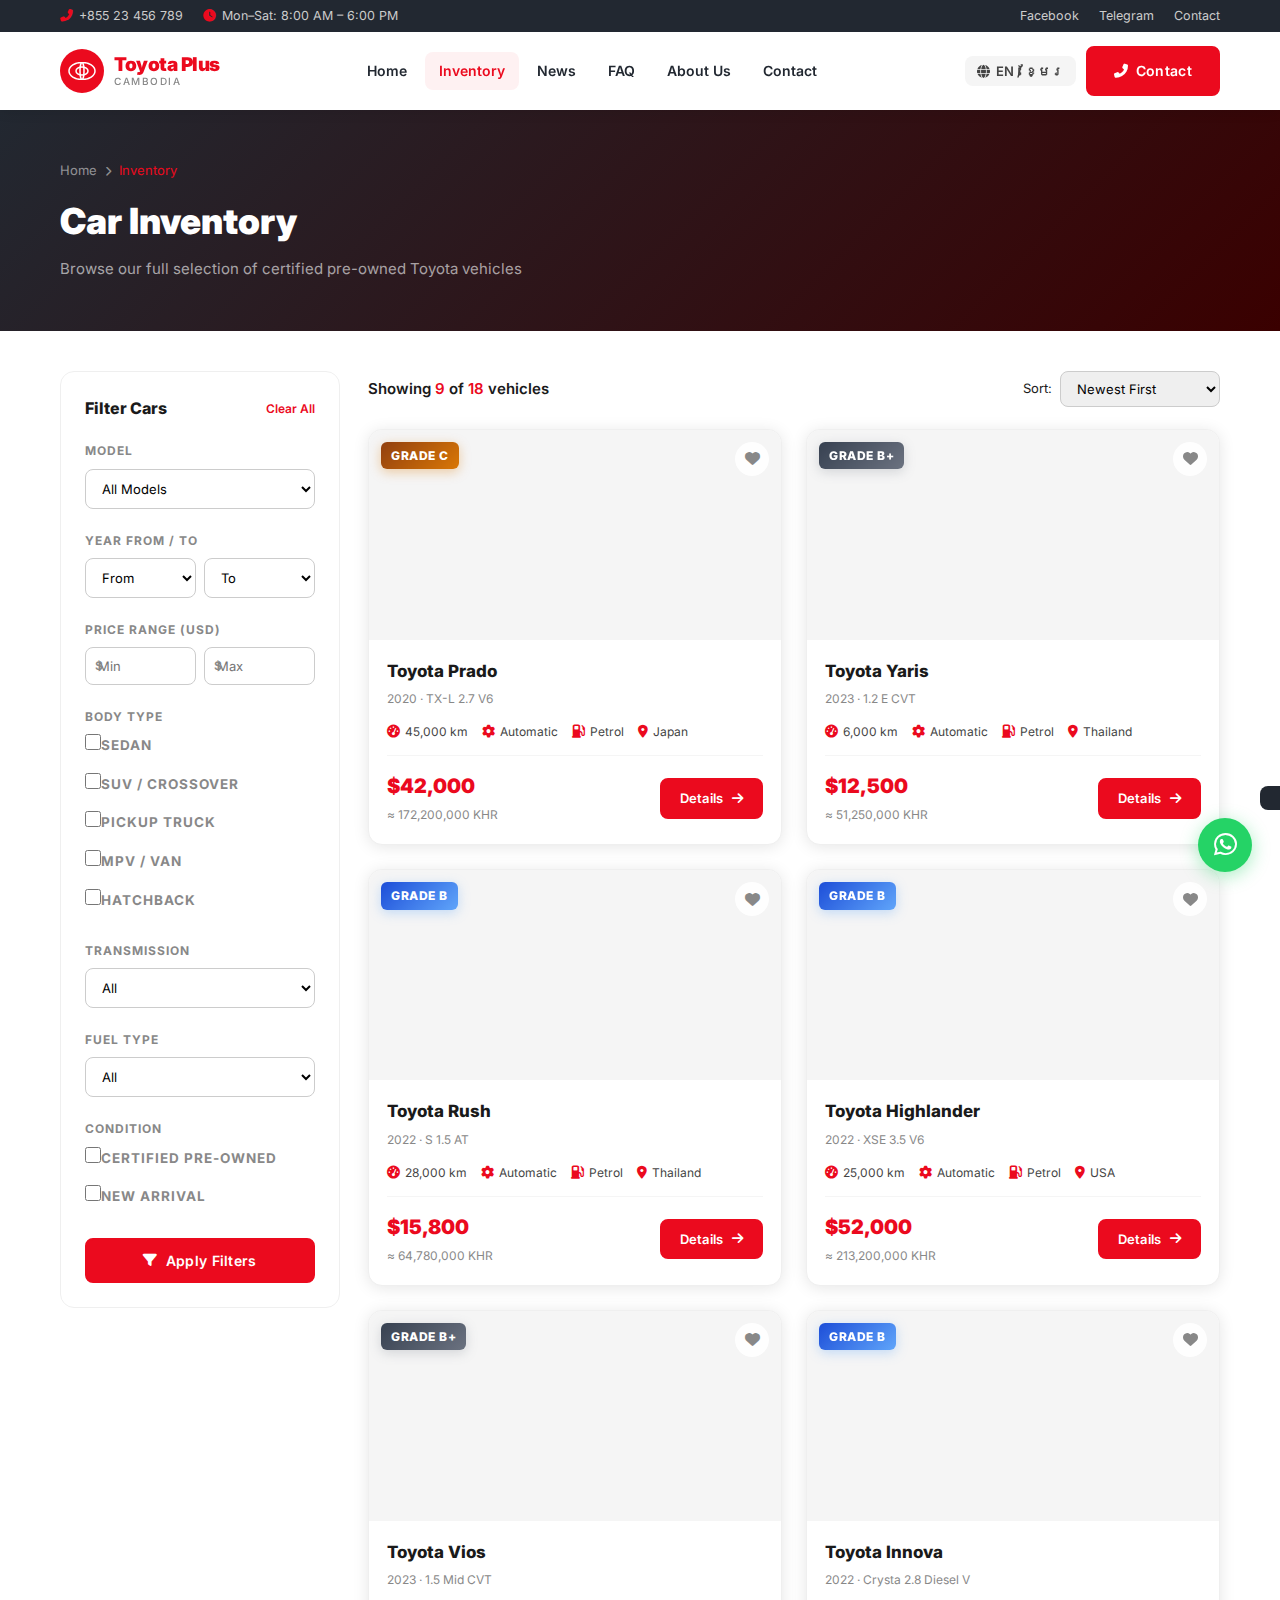
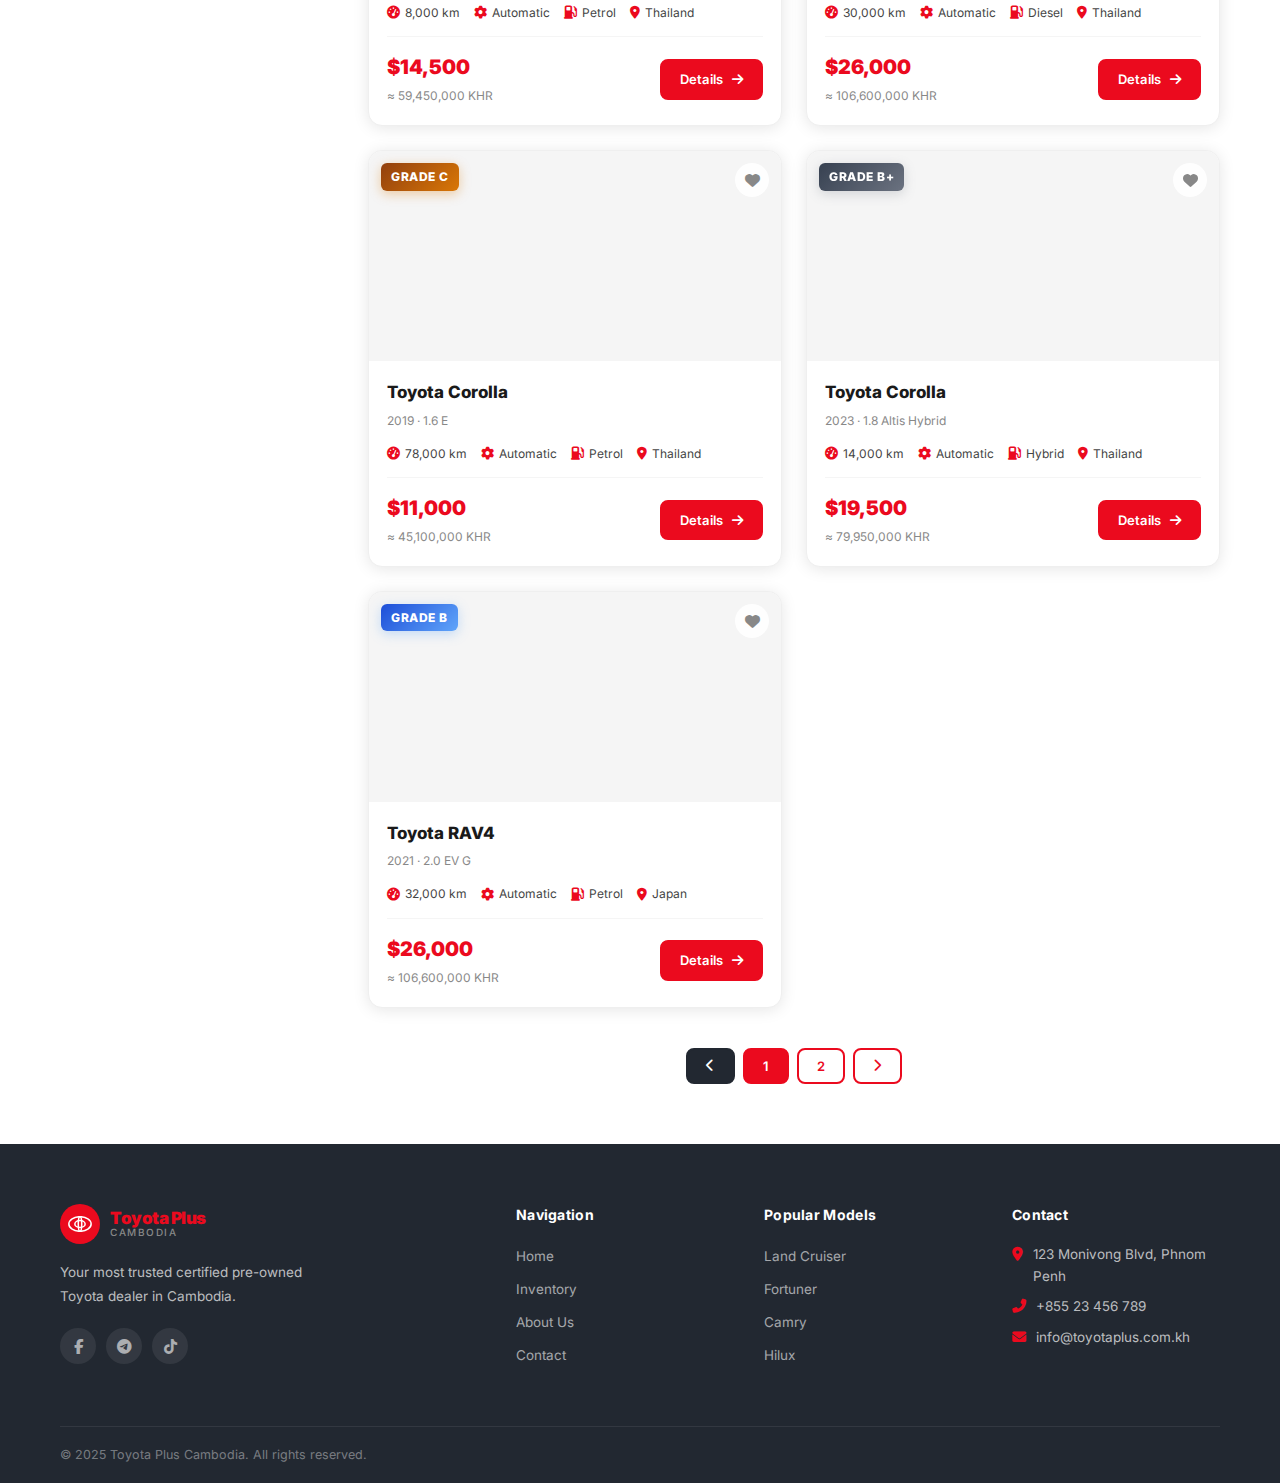
<file: tplus cam/inventory.html>
<!DOCTYPE html>
<html lang="en">
<head>
  <meta charset="UTF-8" />
  <meta name="viewport" content="width=device-width, initial-scale=1.0" />
  <title>Car Inventory — Toyota Plus Cambodia</title>
  <meta name="description" content="Browse Toyota Plus Cambodia's full inventory of certified pre-owned Toyota vehicles. Filter by model, year, price and more." />
  <link rel="preconnect" href="https://fonts.googleapis.com" />
  <link href="https://fonts.googleapis.com/css2?family=Inter:wght@400;500;600;700;800;900&display=swap" rel="stylesheet" />
  <link rel="stylesheet" href="https://cdnjs.cloudflare.com/ajax/libs/font-awesome/6.5.0/css/all.min.css" />
  <link rel="stylesheet" href="assets/css/styles.css" />
  <style>body { font-family: 'Inter', 'Segoe UI', sans-serif; }</style>
</head>
<body class="page-transition">

<!-- HEADER -->
<header id="header">
  <div class="top-bar">
    <div class="container">
      <div style="display:flex;gap:20px;align-items:center;">
        <span><i class="fas fa-phone-alt" style="margin-right:6px;color:var(--red)"></i>+855 23 456 789</span>
        <span><i class="fas fa-clock" style="margin-right:6px;color:var(--red)"></i>Mon–Sat: 8:00 AM – 6:00 PM</span>
      </div>
      <div class="top-bar-links">
        <a href="#">Facebook</a>
        <a href="#">Telegram</a>
        <a href="contact.html">Contact</a>
      </div>
    </div>
  </div>
  <div class="container">
    <nav class="nav-wrap">
      <a href="index.html" class="logo">
        <div style="width:44px;height:44px;background:var(--red);border-radius:50%;display:flex;align-items:center;justify-content:center;">
          <svg width="28" height="18" viewBox="0 0 28 18" fill="none"><ellipse cx="14" cy="9" rx="13" ry="8.5" stroke="white" stroke-width="1.5" fill="none"/><ellipse cx="14" cy="9" rx="6" ry="4" stroke="white" stroke-width="1.5" fill="none"/><ellipse cx="14" cy="9" rx="2" ry="8.5" stroke="white" stroke-width="1.5" fill="none"/></svg>
        </div>
        <div class="logo-text"><strong>Toyota Plus</strong><span>Cambodia</span></div>
      </a>
      <div class="nav-links">
        <a href="index.html">Home</a>
        <a href="inventory.html" class="active">Inventory</a>
        <a href="news.html">News</a>
        <a href="faq.html">FAQ</a>
        <a href="about.html">About Us</a>
        <a href="contact.html">Contact</a>
      </div>
      <div class="nav-actions">
        <button class="lang-toggle"><i class="fas fa-globe"></i> EN / ខ្មែរ</button>
        <a href="contact.html" class="btn btn-primary"><i class="fas fa-phone-alt"></i> Contact</a>
        <button class="nav-hamburger" onclick="openMobileMenu()"><span></span><span></span><span></span></button>
      </div>
    </nav>
  </div>
</header>

<!-- Mobile Menu -->
<div class="mobile-menu" id="mobileMenu" onclick="closeMobileMenuOutside(event)">
  <div class="mobile-menu-panel">
    <div class="mobile-menu-close"><button onclick="closeMobileMenu()"><i class="fas fa-times"></i></button></div>
    <div class="mobile-nav-links">
      <a href="index.html">Home</a>
      <a href="inventory.html">Inventory</a>
      <a href="news.html">News</a>
      <a href="faq.html">FAQ</a>
      <a href="about.html">About Us</a>
      <a href="contact.html">Contact</a>
    </div>
  </div>
</div>

<!-- PAGE HERO -->
<section class="page-hero">
  <div class="container">
    <div class="breadcrumb">
      <a href="index.html">Home</a>
      <i class="fas fa-chevron-right" style="font-size:10px;"></i>
      <span>Inventory</span>
    </div>
    <h1>Car Inventory</h1>
    <p id="resultsInfo">Browse our full selection of certified pre-owned Toyota vehicles</p>
  </div>
</section>

<!-- INVENTORY LAYOUT -->
<div class="container">
  <div class="inventory-layout">

    <!-- SIDEBAR FILTERS -->
    <aside>
      <div class="filters-panel">
        <h3>Filter Cars <button onclick="clearAllFilters()">Clear All</button></h3>

        <div class="filter-group">
          <label>Model</label>
          <select id="filterModel" onchange="applyFilters()">
            <option value="">All Models</option>
            <option>Camry</option>
            <option>Corolla</option>
            <option>Hilux</option>
            <option>Land Cruiser</option>
            <option>Fortuner</option>
            <option>RAV4</option>
            <option>Innova</option>
            <option>Vios</option>
            <option>Prado</option>
            <option>Highlander</option>
            <option>Yaris</option>
            <option>Rush</option>
          </select>
        </div>

        <div class="filter-group">
          <label>Year From / To</label>
          <div class="price-range">
            <div class="range-input">
              <select id="filterYearFrom" onchange="applyFilters()">
                <option value="">From</option>
                <option>2015</option><option>2016</option><option>2017</option>
                <option>2018</option><option>2019</option><option>2020</option>
                <option>2021</option><option>2022</option><option>2023</option><option>2024</option>
              </select>
            </div>
            <div class="range-input">
              <select id="filterYearTo" onchange="applyFilters()">
                <option value="">To</option>
                <option>2015</option><option>2016</option><option>2017</option>
                <option>2018</option><option>2019</option><option>2020</option>
                <option>2021</option><option>2022</option><option>2023</option><option>2024</option>
              </select>
            </div>
          </div>
        </div>

        <div class="filter-group">
          <label>Price Range (USD)</label>
          <div class="price-range">
            <div class="range-input">
              <span class="currency">$</span>
              <input type="text" id="filterPriceMin" placeholder="Min" oninput="applyFilters()" />
            </div>
            <div class="range-input">
              <span class="currency">$</span>
              <input type="text" id="filterPriceMax" placeholder="Max" oninput="applyFilters()" />
            </div>
          </div>
        </div>

        <div class="filter-group">
          <label>Body Type</label>
          <div class="check-group">
            <label class="check-item"><input type="checkbox" value="Sedan" onchange="applyFilters()"><span>Sedan</span></label>
            <label class="check-item"><input type="checkbox" value="SUV" onchange="applyFilters()"><span>SUV / Crossover</span></label>
            <label class="check-item"><input type="checkbox" value="Pickup" onchange="applyFilters()"><span>Pickup Truck</span></label>
            <label class="check-item"><input type="checkbox" value="MPV" onchange="applyFilters()"><span>MPV / Van</span></label>
            <label class="check-item"><input type="checkbox" value="Hatchback" onchange="applyFilters()"><span>Hatchback</span></label>
          </div>
        </div>

        <div class="filter-group">
          <label>Transmission</label>
          <select id="filterTransmission" onchange="applyFilters()">
            <option value="">All</option>
            <option>Automatic</option>
            <option>Manual</option>
          </select>
        </div>

        <div class="filter-group">
          <label>Fuel Type</label>
          <select id="filterFuel" onchange="applyFilters()">
            <option value="">All</option>
            <option>Petrol</option>
            <option>Diesel</option>
            <option>Hybrid</option>
          </select>
        </div>

        <div class="filter-group">
          <label>Condition</label>
          <div class="check-group">
            <label class="check-item"><input type="checkbox" value="certified" onchange="applyFilters()"><span>Certified Pre-Owned</span></label>
            <label class="check-item"><input type="checkbox" value="new-arrival" onchange="applyFilters()"><span>New Arrival</span></label>
          </div>
        </div>

        <button class="btn btn-primary btn-block" onclick="applyFilters()">
          <i class="fas fa-filter"></i> Apply Filters
        </button>
      </div>
    </aside>

    <!-- RESULTS -->
    <main>
      <div class="results-header">
        <div class="results-count">
          Showing <span id="countShown">0</span> of <span id="countTotal">0</span> vehicles
        </div>
        <div class="sort-wrap">
          <label for="sortBy">Sort:</label>
          <select id="sortBy" onchange="applyFilters()">
            <option value="newest">Newest First</option>
            <option value="price-low">Price: Low to High</option>
            <option value="price-high">Price: High to Low</option>
            <option value="mileage">Lowest Mileage</option>
            <option value="year">Newest Year</option>
          </select>
        </div>
      </div>

      <div class="cars-grid" id="inventoryGrid">
        <!-- Populated by JS -->
      </div>

      <div id="noResults" style="display:none;text-align:center;padding:60px 20px;">
        <i class="fas fa-search" style="font-size:48px;color:var(--grey-light);margin-bottom:16px;display:block;"></i>
        <h3 style="margin-bottom:8px;">No cars found</h3>
        <p style="color:var(--grey);margin-bottom:20px;">Try adjusting your filters to find more results.</p>
        <button class="btn btn-outline" onclick="clearAllFilters()">Clear All Filters</button>
      </div>

      <!-- Pagination -->
      <div id="pagination" style="display:flex;justify-content:center;gap:8px;margin-top:40px;flex-wrap:wrap;"></div>
    </main>

  </div>
</div>

<!-- FOOTER -->
<footer>
  <div class="container">
    <div class="footer-grid">
      <div class="footer-brand">
        <a href="index.html" class="logo">
          <div style="width:40px;height:40px;background:var(--red);border-radius:50%;display:flex;align-items:center;justify-content:center;"><svg width="24" height="16" viewBox="0 0 28 18" fill="none"><ellipse cx="14" cy="9" rx="13" ry="8.5" stroke="white" stroke-width="1.8" fill="none"/><ellipse cx="14" cy="9" rx="6" ry="4" stroke="white" stroke-width="1.8" fill="none"/><ellipse cx="14" cy="9" rx="2" ry="8.5" stroke="white" stroke-width="1.8" fill="none"/></svg></div>
          <div class="logo-text"><strong style="font-size:17px;">Toyota Plus</strong><span>Cambodia</span></div>
        </a>
        <p>Your most trusted certified pre-owned Toyota dealer in Cambodia.</p>
        <div class="footer-social">
          <a href="#"><i class="fab fa-facebook-f"></i></a>
          <a href="#"><i class="fab fa-telegram-plane"></i></a>
          <a href="#"><i class="fab fa-tiktok"></i></a>
        </div>
      </div>
      <div class="footer-col">
        <h5>Navigation</h5>
        <ul>
          <li><a href="index.html">Home</a></li>
          <li><a href="inventory.html">Inventory</a></li>
          <li><a href="about.html">About Us</a></li>
          <li><a href="contact.html">Contact</a></li>
        </ul>
      </div>
      <div class="footer-col">
        <h5>Popular Models</h5>
        <ul>
          <li><a href="?model=Land+Cruiser">Land Cruiser</a></li>
          <li><a href="?model=Fortuner">Fortuner</a></li>
          <li><a href="?model=Camry">Camry</a></li>
          <li><a href="?model=Hilux">Hilux</a></li>
        </ul>
      </div>
      <div class="footer-col">
        <h5>Contact</h5>
        <ul class="footer-contact">
          <li><i class="fas fa-map-marker-alt"></i><span>123 Monivong Blvd, Phnom Penh</span></li>
          <li><i class="fas fa-phone-alt"></i><span>+855 23 456 789</span></li>
          <li><i class="fas fa-envelope"></i><span>info@toyotaplus.com.kh</span></li>
        </ul>
      </div>
    </div>
    <div class="footer-bottom">
      <span>&copy; 2025 Toyota Plus Cambodia. All rights reserved.</span>
    </div>
  </div>
</footer>

<a href="https://wa.me/85523456789" class="whatsapp-float" target="_blank"><i class="fab fa-whatsapp"></i></a>
<div id="toast"></div>

<script src="assets/js/cars-data.js"></script>
<script src="assets/js/main.js"></script>
<script>
  document.addEventListener('DOMContentLoaded', () => {
    loadFiltersFromURL();
    applyFilters();
    document.querySelector('.page-transition').classList.add('loaded');
  });

  function loadFiltersFromURL() {
    const params = new URLSearchParams(window.location.search);
    if (params.get('model')) document.getElementById('filterModel').value = params.get('model');
    if (params.get('maxPrice')) document.getElementById('filterPriceMax').value = params.get('maxPrice');
    if (params.get('type')) {
      document.querySelectorAll('.check-item input[type=checkbox]').forEach(cb => {
        if (cb.value === params.get('type')) cb.checked = true;
      });
    }
    if (params.get('year')) document.getElementById('filterYearFrom').value = params.get('year');
    if (params.get('filter')) {
      document.querySelectorAll('.check-item input[type=checkbox]').forEach(cb => {
        if (cb.value === params.get('filter')) cb.checked = true;
      });
    }
  }

  let currentPage = 1;
  const ITEMS_PER_PAGE = 9;

  function applyFilters() {
    const model     = document.getElementById('filterModel').value;
    const yearFrom  = parseInt(document.getElementById('filterYearFrom').value) || 0;
    const yearTo    = parseInt(document.getElementById('filterYearTo').value) || 9999;
    const priceMin  = parseInt(document.getElementById('filterPriceMin').value) || 0;
    const priceMax  = parseInt(document.getElementById('filterPriceMax').value) || 99999999;
    const trans     = document.getElementById('filterTransmission').value;
    const fuel      = document.getElementById('filterFuel').value;
    const sortBy    = document.getElementById('sortBy').value;

    const checkedTypes = [...document.querySelectorAll('.check-item input[type=checkbox]:checked')]
                           .filter(c => ['Sedan','SUV','Pickup','MPV','Hatchback'].includes(c.value))
                           .map(c => c.value);
    const checkedConds = [...document.querySelectorAll('.check-item input[type=checkbox]:checked')]
                           .filter(c => ['certified','new-arrival'].includes(c.value))
                           .map(c => c.value);

    let filtered = carsData.filter(car => {
      if (model && car.model !== model) return false;
      if (car.year < yearFrom || car.year > yearTo) return false;
      if (car.price < priceMin || car.price > priceMax) return false;
      if (trans && car.transmission !== trans) return false;
      if (fuel && car.fuel !== fuel) return false;
      if (checkedTypes.length && !checkedTypes.includes(car.type)) return false;
      if (checkedConds.length && !checkedConds.some(c => car.tags && car.tags.includes(c))) return false;
      return true;
    });

    // Sort
    if (sortBy === 'price-low')  filtered.sort((a,b) => a.price - b.price);
    if (sortBy === 'price-high') filtered.sort((a,b) => b.price - a.price);
    if (sortBy === 'mileage')    filtered.sort((a,b) => a.km - b.km);
    if (sortBy === 'year')       filtered.sort((a,b) => b.year - a.year);
    if (sortBy === 'newest')     filtered.sort((a,b) => b.id - a.id);

    document.getElementById('countTotal').textContent = filtered.length;

    const total = filtered.length;
    const totalPages = Math.ceil(total / ITEMS_PER_PAGE);
    currentPage = Math.min(currentPage, totalPages || 1);
    const start = (currentPage - 1) * ITEMS_PER_PAGE;
    const pageData = filtered.slice(start, start + ITEMS_PER_PAGE);

    document.getElementById('countShown').textContent = pageData.length;

    const grid = document.getElementById('inventoryGrid');
    const noResults = document.getElementById('noResults');

    if (pageData.length === 0) {
      grid.innerHTML = '';
      noResults.style.display = 'block';
    } else {
      noResults.style.display = 'none';
      grid.innerHTML = pageData.map(car => buildCarCard(car)).join('');
    }

    // Pagination
    renderPagination(totalPages, filtered);
  }

  function renderPagination(totalPages, allFiltered) {
    const pag = document.getElementById('pagination');
    if (totalPages <= 1) { pag.innerHTML = ''; return; }
    let html = '';
    html += `<button class="btn btn-sm ${currentPage===1?'btn-dark':'btn-outline'}" onclick="goPage(${currentPage-1})" ${currentPage===1?'disabled':''}>
               <i class="fas fa-chevron-left"></i>
             </button>`;
    for (let i = 1; i <= totalPages; i++) {
      html += `<button class="btn btn-sm ${i===currentPage?'btn-primary':'btn-outline'}" onclick="goPage(${i})">${i}</button>`;
    }
    html += `<button class="btn btn-sm ${currentPage===totalPages?'btn-dark':'btn-outline'}" onclick="goPage(${currentPage+1})" ${currentPage===totalPages?'disabled':''}>
               <i class="fas fa-chevron-right"></i>
             </button>`;
    pag.innerHTML = html;
  }

  function goPage(p) {
    currentPage = p;
    applyFilters();
    window.scrollTo({ top: 300, behavior: 'smooth' });
  }

  function clearAllFilters() {
    document.getElementById('filterModel').value = '';
    document.getElementById('filterYearFrom').value = '';
    document.getElementById('filterYearTo').value = '';
    document.getElementById('filterPriceMin').value = '';
    document.getElementById('filterPriceMax').value = '';
    document.getElementById('filterTransmission').value = '';
    document.getElementById('filterFuel').value = '';
    document.querySelectorAll('.check-item input[type=checkbox]').forEach(c => c.checked = false);
    currentPage = 1;
    applyFilters();
  }
</script>
</body>
</html>
</file>
<file: tplus cam/assets/css/styles.css>
/* ===================================================
   TOYOTA PLUS CAMBODIA — Main Stylesheet
   =================================================== */

/* --- Reset & Variables --- */
*, *::before, *::after { box-sizing: border-box; margin: 0; padding: 0; }

:root {
  --red:        #EB0A1E;
  --red-dark:   #c0081a;
  --red-light:  #ff3347;
  --black:      #1a1a1a;
  --dark:       #222831;
  --grey-dark:  #444444;
  --grey:       #888888;
  --grey-light: #cccccc;
  --silver:     #f5f5f5;
  --white:      #ffffff;
  --gold:       #c8a96e;

  --font-main:  'Segoe UI', 'Helvetica Neue', Arial, sans-serif;
  --radius:     8px;
  --radius-lg:  14px;
  --shadow:     0 2px 16px rgba(0,0,0,0.10);
  --shadow-md:  0 4px 30px rgba(0,0,0,0.15);
  --shadow-lg:  0 8px 40px rgba(0,0,0,0.18);
  --transition: 0.25s ease;
}

html { scroll-behavior: smooth; }

body {
  font-family: var(--font-main);
  color: var(--black);
  background: var(--white);
  line-height: 1.6;
  font-size: 15px;
}

a { text-decoration: none; color: inherit; }
img { max-width: 100%; display: block; }
ul { list-style: none; }
button { cursor: pointer; font-family: inherit; }

/* --- Utilities --- */
.container { max-width: 1200px; margin: 0 auto; padding: 0 20px; }
.section-pad { padding: 70px 0; }
.text-center { text-align: center; }
.text-red { color: var(--red); }
.fw-bold { font-weight: 700; }
.d-flex { display: flex; }
.align-center { align-items: center; }
.gap-1 { gap: 8px; }
.gap-2 { gap: 16px; }

/* --- Buttons --- */
.btn {
  display: inline-flex; align-items: center; gap: 8px;
  padding: 12px 26px; border-radius: var(--radius);
  font-size: 14px; font-weight: 600; letter-spacing: 0.3px;
  transition: var(--transition); border: 2px solid transparent;
  white-space: nowrap;
}
.btn-primary {
  background: var(--red); color: var(--white); border-color: var(--red);
}
.btn-primary:hover { background: var(--red-dark); border-color: var(--red-dark); transform: translateY(-1px); box-shadow: 0 4px 14px rgba(235,10,30,0.35); }
.btn-outline {
  background: transparent; color: var(--red); border-color: var(--red);
}
.btn-outline:hover { background: var(--red); color: var(--white); transform: translateY(-1px); }
.btn-white {
  background: var(--white); color: var(--red); border-color: var(--white);
}
.btn-white:hover { background: var(--silver); }
.btn-dark {
  background: var(--dark); color: var(--white); border-color: var(--dark);
}
.btn-dark:hover { background: #333; }
.btn-lg { padding: 15px 34px; font-size: 16px; border-radius: 10px; }
.btn-sm { padding: 8px 18px; font-size: 13px; }
.btn-block { width: 100%; justify-content: center; }

/* --- Section Headings --- */
.section-title {
  font-size: 32px; font-weight: 800; line-height: 1.2;
  margin-bottom: 12px;
}
.section-sub {
  color: var(--grey); font-size: 16px; margin-bottom: 40px;
}
.section-label {
  display: inline-block; background: rgba(235,10,30,0.08);
  color: var(--red); font-size: 12px; font-weight: 700;
  letter-spacing: 1.5px; text-transform: uppercase;
  padding: 5px 14px; border-radius: 20px; margin-bottom: 12px;
}

/* === HEADER / NAV === */
#header {
  position: sticky; top: 0; z-index: 1000;
  background: var(--white);
  box-shadow: 0 2px 12px rgba(0,0,0,0.09);
}

.top-bar {
  background: var(--dark); color: var(--grey-light);
  font-size: 12.5px; padding: 6px 0;
}
.top-bar .container {
  display: flex; justify-content: space-between; align-items: center;
}
.top-bar a { color: var(--grey-light); }
.top-bar a:hover { color: var(--white); }
.top-bar-links { display: flex; gap: 20px; align-items: center; }
.top-bar-links i { font-size: 11px; }

.nav-wrap {
  display: flex; align-items: center; justify-content: space-between;
  padding: 14px 0;
}

.logo { display: flex; align-items: center; gap: 10px; }
.logo-img {
  width: 44px; height: 44px; object-fit: contain;
}
.logo-text { display: flex; flex-direction: column; line-height: 1.1; }
.logo-text strong { font-size: 19px; font-weight: 900; color: var(--red); letter-spacing: -0.5px; }
.logo-text span { font-size: 10px; color: var(--grey); font-weight: 500; letter-spacing: 1.5px; text-transform: uppercase; }

.nav-links {
  display: flex; gap: 4px; align-items: center;
}
.nav-links a {
  padding: 8px 14px; border-radius: var(--radius);
  font-size: 14px; font-weight: 600; color: var(--dark);
  transition: var(--transition);
}
.nav-links a:hover, .nav-links a.active { color: var(--red); background: rgba(235,10,30,0.06); }

.nav-actions { display: flex; gap: 10px; align-items: center; }

.lang-toggle {
  display: flex; align-items: center; gap: 6px;
  font-size: 13px; font-weight: 600; color: var(--grey-dark);
  background: var(--silver); border: none;
  padding: 7px 12px; border-radius: var(--radius);
  transition: var(--transition);
}
.lang-toggle:hover { background: #e9e9e9; }

.nav-hamburger {
  display: none; flex-direction: column; gap: 5px;
  background: none; border: none; padding: 6px;
  cursor: pointer;
}
.nav-hamburger span {
  display: block; width: 24px; height: 2px;
  background: var(--dark); border-radius: 2px;
  transition: var(--transition);
}

/* === HERO === */
.hero {
  position: relative; min-height: 92vh;
  display: flex; align-items: center;
  background: linear-gradient(135deg, #1a1a1a 0%, #2d1b1b 50%, #1a0505 100%);
  overflow: hidden;
}
.hero-bg {
  position: absolute; inset: 0;
  background: url('../images/hero-bg.jpg') center/cover no-repeat;
  opacity: 0.18;
}
.hero-overlay {
  position: absolute; inset: 0;
  background: linear-gradient(90deg, rgba(26,26,26,0.92) 45%, rgba(26,26,26,0.3) 100%);
}
.hero-content {
  position: relative; z-index: 1;
  max-width: 600px;
}
.hero-badge {
  display: inline-flex; align-items: center; gap: 8px;
  background: rgba(235,10,30,0.15); border: 1px solid rgba(235,10,30,0.4);
  color: #ff6b6b; padding: 6px 16px; border-radius: 20px;
  font-size: 12px; font-weight: 700; letter-spacing: 1px;
  text-transform: uppercase; margin-bottom: 20px;
}
.hero-badge span { width: 6px; height: 6px; background: var(--red); border-radius: 50%; display: inline-block; }
.hero h1 {
  font-size: clamp(32px, 5vw, 58px); font-weight: 900;
  color: var(--white); line-height: 1.1; margin-bottom: 18px;
}
.hero h1 .accent { color: var(--red); }
.hero-sub {
  color: rgba(255,255,255,0.75); font-size: 17px;
  margin-bottom: 32px; line-height: 1.7;
}
.hero-cta { display: flex; gap: 14px; flex-wrap: wrap; margin-bottom: 50px; }

.hero-stats {
  display: flex; gap: 32px; flex-wrap: wrap;
  padding-top: 32px;
  border-top: 1px solid rgba(255,255,255,0.1);
}
.hero-stat .num {
  font-size: 28px; font-weight: 900; color: var(--white);
}
.hero-stat .num span { color: var(--red); }
.hero-stat .lbl {
  font-size: 12px; color: rgba(255,255,255,0.5);
  text-transform: uppercase; letter-spacing: 1px;
}

.hero-car-img {
  position: absolute; right: -40px; bottom: 0;
  width: 55%; max-width: 750px;
  filter: drop-shadow(0 20px 60px rgba(0,0,0,0.5));
  z-index: 1;
}

/* === SEARCH BAR === */
.search-section {
  background: var(--white);
  box-shadow: var(--shadow-md);
  border-radius: var(--radius-lg);
  padding: 28px 30px;
  margin: -40px auto 0;
  position: relative; z-index: 10;
  max-width: 1100px;
}
.search-title { font-size: 18px; font-weight: 700; margin-bottom: 18px; }
.search-grid {
  display: grid;
  grid-template-columns: repeat(4, 1fr) auto;
  gap: 12px; align-items: end;
}
.search-field label {
  display: block; font-size: 11px; font-weight: 700;
  color: var(--grey); text-transform: uppercase;
  letter-spacing: 1px; margin-bottom: 6px;
}
.search-field select,
.search-field input {
  width: 100%; padding: 11px 14px;
  border: 1.5px solid var(--grey-light);
  border-radius: var(--radius); font-size: 14px;
  color: var(--dark); background: var(--white);
  appearance: none; transition: var(--transition);
  font-family: inherit;
}
.search-field select { background-image: url("data:image/svg+xml,%3Csvg xmlns='http://www.w3.org/2000/svg' width='12' height='8'%3E%3Cpath fill='%23888' d='M0 0l6 8 6-8z'/%3E%3C/svg%3E"); background-repeat: no-repeat; background-position: right 12px center; padding-right: 32px; cursor: pointer; }
.search-field select:focus,
.search-field input:focus { outline: none; border-color: var(--red); box-shadow: 0 0 0 3px rgba(235,10,30,0.08); }
.search-btn-wrap { display: flex; }
.search-btn-wrap .btn { height: 44px; white-space: nowrap; }

/* === FEATURES STRIP === */
.features-strip { background: var(--red); padding: 0; }
.features-strip .container {
  display: flex; justify-content: space-around;
  flex-wrap: wrap;
}
.feature-item {
  display: flex; align-items: center; gap: 12px;
  padding: 22px 20px; color: var(--white); flex: 1;
  min-width: 180px;
}
.feature-item + .feature-item {
  border-left: 1px solid rgba(255,255,255,0.2);
}
.feature-item i { font-size: 26px; opacity: 0.9; }
.feature-item strong { font-size: 14px; font-weight: 700; display: block; }
.feature-item span { font-size: 12px; opacity: 0.8; }

/* === CAR CARDS === */
.cars-grid {
  display: grid;
  grid-template-columns: repeat(auto-fill, minmax(300px, 1fr));
  gap: 24px;
}
.car-card {
  background: var(--white); border-radius: var(--radius-lg);
  overflow: hidden; box-shadow: var(--shadow);
  transition: var(--transition); border: 1px solid #efefef;
}
.car-card:hover { transform: translateY(-5px); box-shadow: var(--shadow-lg); }

.car-card-img {
  position: relative; height: 210px; overflow: hidden;
  background: var(--silver);
}
.car-card-img img {
  width: 100%; height: 100%; object-fit: cover;
  transition: transform 0.4s ease;
}
.car-card:hover .car-card-img img { transform: scale(1.05); }

.car-badge {
  position: absolute; top: 12px; left: 12px;
  background: var(--red); color: var(--white);
  font-size: 11px; font-weight: 700; text-transform: uppercase;
  letter-spacing: 0.8px; padding: 4px 10px; border-radius: 4px;
}
.car-badge.certified { background: var(--gold); color: var(--dark); }
.car-badge.new-arrival { background: var(--dark); }

.car-fav {
  position: absolute; top: 12px; right: 12px;
  width: 34px; height: 34px; border-radius: 50%;
  background: rgba(255,255,255,0.9); border: none;
  display: flex; align-items: center; justify-content: center;
  font-size: 15px; color: var(--grey);
  transition: var(--transition); cursor: pointer;
}
.car-fav:hover, .car-fav.active { color: var(--red); background: white; }

.car-card-body { padding: 18px; }
.car-name { font-size: 17px; font-weight: 800; margin-bottom: 4px; }
.car-sub { font-size: 12px; color: var(--grey); margin-bottom: 14px; }

.car-specs {
  display: flex; gap: 14px; flex-wrap: wrap;
  margin-bottom: 14px; padding-bottom: 14px;
  border-bottom: 1px solid var(--silver);
}
.car-spec {
  display: flex; align-items: center; gap: 5px;
  font-size: 12px; color: var(--grey-dark);
}
.car-spec i { font-size: 13px; color: var(--red); }

.car-price-row {
  display: flex; align-items: center; justify-content: space-between;
  gap: 10px;
}
.car-price { font-size: 20px; font-weight: 900; color: var(--red); }
.car-price small { font-size: 13px; font-weight: 500; color: var(--grey); display: block; }

/* === FEATURED MODELS (3-col with image) === */
.model-showcase {
  background: var(--dark);
}
.model-cards {
  display: grid; grid-template-columns: repeat(3, 1fr); gap: 1px;
  background: rgba(255,255,255,0.05);
}
.model-card {
  position: relative; overflow: hidden; height: 340px;
  cursor: pointer;
}
.model-card img {
  width: 100%; height: 100%; object-fit: cover;
  transition: transform 0.5s ease; filter: brightness(0.55);
}
.model-card:hover img { transform: scale(1.07); filter: brightness(0.35); }
.model-card-info {
  position: absolute; bottom: 0; left: 0; right: 0;
  padding: 24px; color: var(--white);
  background: linear-gradient(0deg, rgba(0,0,0,0.8) 0%, transparent 100%);
  transition: var(--transition);
}
.model-card-info strong { font-size: 20px; font-weight: 800; display: block; }
.model-card-info span { font-size: 13px; color: rgba(255,255,255,0.7); }
.model-card-cta {
  position: absolute; bottom: 24px; right: 24px;
  opacity: 0; transform: translateY(10px); transition: var(--transition);
}
.model-card:hover .model-card-cta { opacity: 1; transform: translateY(0); }

/* === WHY CHOOSE US === */
.why-grid {
  display: grid; grid-template-columns: repeat(auto-fill, minmax(220px, 1fr)); gap: 24px;
}
.why-card {
  text-align: center; padding: 32px 24px;
  border-radius: var(--radius-lg); border: 1.5px solid #efefef;
  transition: var(--transition);
}
.why-card:hover { border-color: var(--red); box-shadow: 0 4px 20px rgba(235,10,30,0.08); transform: translateY(-3px); }
.why-icon {
  width: 64px; height: 64px; border-radius: 50%;
  background: rgba(235,10,30,0.08); color: var(--red);
  display: flex; align-items: center; justify-content: center;
  font-size: 26px; margin: 0 auto 18px;
  transition: var(--transition);
}
.why-card:hover .why-icon { background: var(--red); color: var(--white); }
.why-card h4 { font-size: 16px; font-weight: 700; margin-bottom: 8px; }
.why-card p { font-size: 13.5px; color: var(--grey); line-height: 1.6; }

/* === TESTIMONIALS === */
.testimonials-section { background: var(--silver); }
.testimonials-grid { display: grid; grid-template-columns: repeat(auto-fill, minmax(300px, 1fr)); gap: 24px; }
.testimonial-card {
  background: var(--white); padding: 28px;
  border-radius: var(--radius-lg); box-shadow: var(--shadow);
}
.testimonial-stars { color: #f5b800; font-size: 14px; margin-bottom: 12px; }
.testimonial-text { font-size: 14px; line-height: 1.7; color: var(--grey-dark); margin-bottom: 18px; font-style: italic; }
.testimonial-author { display: flex; align-items: center; gap: 12px; }
.testimonial-author img { width: 44px; height: 44px; border-radius: 50%; object-fit: cover; }
.testimonial-author strong { font-size: 14px; font-weight: 700; display: block; }
.testimonial-author span { font-size: 12px; color: var(--grey); }

/* === CTA BANNER === */
.cta-banner {
  background: linear-gradient(135deg, var(--red) 0%, var(--red-dark) 100%);
  padding: 70px 0; text-align: center; color: var(--white);
}
.cta-banner h2 { font-size: 36px; font-weight: 900; margin-bottom: 14px; }
.cta-banner p { font-size: 17px; opacity: 0.88; margin-bottom: 32px; }
.cta-actions { display: flex; gap: 16px; justify-content: center; flex-wrap: wrap; }

/* === FOOTER === */
footer {
  background: var(--dark); color: rgba(255,255,255,0.7);
  padding: 60px 0 0;
}
.footer-grid {
  display: grid; grid-template-columns: 2fr 1fr 1fr 1fr; gap: 40px;
  padding-bottom: 50px;
  border-bottom: 1px solid rgba(255,255,255,0.08);
}
.footer-brand p { font-size: 13.5px; line-height: 1.8; margin: 16px 0 20px; max-width: 280px; }
.footer-social { display: flex; gap: 10px; }
.footer-social a {
  width: 36px; height: 36px; border-radius: 50%;
  background: rgba(255,255,255,0.08);
  display: flex; align-items: center; justify-content: center;
  font-size: 15px; color: rgba(255,255,255,0.6);
  transition: var(--transition);
}
.footer-social a:hover { background: var(--red); color: white; }

.footer-col h5 {
  color: var(--white); font-size: 14px; font-weight: 700;
  margin-bottom: 18px; letter-spacing: 0.3px;
}
.footer-col ul li { margin-bottom: 9px; }
.footer-col ul li a { font-size: 13.5px; color: rgba(255,255,255,0.6); transition: var(--transition); }
.footer-col ul li a:hover { color: var(--white); padding-left: 4px; }

.footer-contact li {
  display: flex; align-items: flex-start; gap: 10px;
  margin-bottom: 12px; font-size: 13.5px;
}
.footer-contact li i { color: var(--red); font-size: 14px; margin-top: 3px; flex-shrink: 0; }

.footer-bottom {
  padding: 18px 0;
  display: flex; justify-content: space-between; align-items: center;
  flex-wrap: wrap; gap: 10px; font-size: 12.5px;
  color: rgba(255,255,255,0.4);
}
.footer-bottom a { color: var(--red); }

/* === INVENTORY PAGE === */
.page-hero {
  background: linear-gradient(135deg, var(--dark) 0%, #3a0000 100%);
  padding: 50px 0; color: var(--white);
}
.page-hero h1 { font-size: 36px; font-weight: 900; }
.page-hero p { color: rgba(255,255,255,0.6); margin-top: 6px; }
.breadcrumb { display: flex; gap: 8px; font-size: 13px; color: rgba(255,255,255,0.5); margin-bottom: 12px; align-items: center; }
.breadcrumb a { color: rgba(255,255,255,0.5); }
.breadcrumb a:hover { color: var(--white); }
.breadcrumb span { color: var(--red); }

.inventory-layout { display: grid; grid-template-columns: 280px 1fr; gap: 28px; padding: 40px 0 60px; }

/* Sidebar Filters */
.filters-panel {
  background: var(--white); border-radius: var(--radius-lg);
  border: 1.5px solid #efefef; padding: 24px;
  height: fit-content; position: sticky; top: 90px;
}
.filters-panel h3 { font-size: 16px; font-weight: 800; margin-bottom: 20px; display: flex; justify-content: space-between; align-items: center; }
.filters-panel h3 button { font-size: 12px; color: var(--red); font-weight: 600; background: none; border: none; cursor: pointer; }
.filter-group { margin-bottom: 22px; }
.filter-group label { display: block; font-size: 12px; font-weight: 700; color: var(--grey); text-transform: uppercase; letter-spacing: 1px; margin-bottom: 8px; }
.filter-group select,
.filter-group input[type="text"] {
  width: 100%; padding: 10px 12px; border: 1.5px solid var(--grey-light);
  border-radius: var(--radius); font-size: 13px; font-family: inherit;
  transition: var(--transition); background: white;
}
.filter-group select:focus,
.filter-group input:focus { outline: none; border-color: var(--red); }
.price-range { display: grid; grid-template-columns: 1fr 1fr; gap: 8px; }
.range-input { position: relative; }
.range-input input { padding-left: 28px; }
.range-input .currency { position: absolute; left: 10px; top: 50%; transform: translateY(-50%); font-size: 12px; color: var(--grey); font-weight: 600; }

.check-group { display: flex; flex-direction: column; gap: 8px; }
.check-item { display: flex; align-items: center; gap: 8px; cursor: pointer; }
.check-item input[type="checkbox"] { width: 16px; height: 16px; accent-color: var(--red); cursor: pointer; }
.check-item span { font-size: 13.5px; }

/* Results header */
.results-header {
  display: flex; justify-content: space-between; align-items: center;
  margin-bottom: 22px; flex-wrap: wrap; gap: 12px;
}
.results-count { font-size: 15px; font-weight: 600; }
.results-count span { color: var(--red); }
.sort-wrap { display: flex; align-items: center; gap: 8px; font-size: 13px; }
.sort-wrap select { padding: 8px 12px; border: 1.5px solid var(--grey-light); border-radius: var(--radius); font-size: 13px; font-family: inherit; }

/* === GRADE BOXES === */
.grade-strip {
  display: grid;
  grid-template-columns: 1.4fr 1fr 1fr 1fr 1fr;
  gap: 6px;
  margin-bottom: 10px;
}

.grade-box {
  display: flex;
  flex-direction: column;
  align-items: center;
  justify-content: center;
  padding: 12px 8px 10px;
  border-radius: var(--radius);
  text-align: center;
  color: #fff;
  min-height: 76px;
  position: relative;
  overflow: hidden;
}

/* subtle shine overlay */
.grade-box::after {
  content: '';
  position: absolute;
  inset: 0;
  background: linear-gradient(160deg, rgba(255,255,255,0.18) 0%, transparent 55%);
  pointer-events: none;
}

.grade-box .grade-label {
  font-size: 10px;
  font-weight: 700;
  letter-spacing: 1.2px;
  text-transform: uppercase;
  opacity: 0.82;
  margin-bottom: 6px;
}

.grade-box .grade-value {
  font-size: 26px;
  font-weight: 900;
  line-height: 1;
  letter-spacing: -0.5px;
}

/* overall grade is slightly taller / more prominent */
.grade-box.grade-overall .grade-value {
  font-size: 30px;
}

.grade-box .grade-desc {
  font-size: 9.5px;
  opacity: 0.75;
  margin-top: 4px;
  font-weight: 500;
  letter-spacing: 0.3px;
}

/* --- Color themes (B+ > B > B- > C > D) --- */
/* B+ → deep blue (very good) */
.grade-bplus {
  background: linear-gradient(135deg, #1e3a8a, #2563eb);
  box-shadow: 0 3px 12px rgba(37,99,235,0.40);
}
/* B → medium blue (good) */
.grade-b {
  background: linear-gradient(135deg, #1d4ed8, #60a5fa);
  box-shadow: 0 3px 12px rgba(96,165,250,0.35);
}
/* B- → teal-blue (fair) */
.grade-bminus {
  background: linear-gradient(135deg, #164e63, #0ea5e9);
  box-shadow: 0 3px 12px rgba(14,165,233,0.35);
}
/* C → amber (average) */
.grade-c {
  background: linear-gradient(135deg, #92400e, #d97706);
  box-shadow: 0 3px 12px rgba(217,119,6,0.35);
}
/* D → orange-red (below average) */
.grade-d {
  background: linear-gradient(135deg, #7c2d12, #ea580c);
  box-shadow: 0 3px 12px rgba(234,88,12,0.35);
}
/* N/A → grey */
.grade-na {
  background: linear-gradient(135deg, #374151, #6b7280);
  box-shadow: 0 3px 12px rgba(107,114,128,0.25);
}

/* Grade badge on car cards */
.card-grade-badge {
  font-size: 12px !important;
  font-weight: 800 !important;
  letter-spacing: 0.5px;
  border-radius: 6px !important;
  color: #fff !important;
  border: none;
  padding: 4px 10px !important;
}

/* Sub-grades (B+ > B > B- > C > D) */
.sub-grade-bplus {
  background: linear-gradient(135deg, #065f46, #16a34a);
  box-shadow: 0 3px 10px rgba(22,163,74,0.35);
}
.sub-grade-b {
  background: linear-gradient(135deg, #166534, #22c55e);
  box-shadow: 0 3px 10px rgba(34,197,94,0.3);
}
.sub-grade-bminus {
  background: linear-gradient(135deg, #1e3a8a, #3b82f6);
  box-shadow: 0 3px 10px rgba(59,130,246,0.3);
}
.sub-grade-c {
  background: linear-gradient(135deg, #92400e, #d97706);
  box-shadow: 0 3px 10px rgba(217,119,6,0.3);
}
.sub-grade-d {
  background: linear-gradient(135deg, #7f1d1d, #dc2626);
  box-shadow: 0 3px 10px rgba(220,38,38,0.3);
}

/* === CAR DETAIL PAGE === */
.car-detail-grid { display: grid; grid-template-columns: 1fr 380px; gap: 28px; padding: 40px 0 60px; align-items: start; }

.gallery-main { border-radius: var(--radius-lg); overflow: hidden; background: var(--silver); height: 400px; }
.gallery-main img { width: 100%; height: 100%; object-fit: cover; }
.gallery-thumbs { display: grid; grid-template-columns: repeat(4, 1fr); gap: 8px; margin-top: 8px; }
.gallery-thumb { border-radius: var(--radius); overflow: hidden; height: 80px; cursor: pointer; opacity: 0.7; transition: var(--transition); border: 2px solid transparent; }
.gallery-thumb:hover, .gallery-thumb.active { opacity: 1; border-color: var(--red); }
.gallery-thumb img { width: 100%; height: 100%; object-fit: cover; }

.car-detail-card {
  background: var(--white); border: 1.5px solid #efefef;
  border-radius: var(--radius-lg); padding: 28px;
  position: sticky; top: 90px;
}
.car-detail-name { font-size: 24px; font-weight: 900; margin-bottom: 4px; }
.car-detail-sub { font-size: 14px; color: var(--grey); margin-bottom: 20px; }
.car-detail-price {
  font-size: 32px; font-weight: 900; color: var(--red);
  margin-bottom: 6px;
}
.car-detail-price small { font-size: 14px; color: var(--grey); font-weight: 500; }
.car-detail-divider { border: none; border-top: 1px solid #efefef; margin: 20px 0; }

.spec-grid { display: grid; grid-template-columns: 1fr 1fr; gap: 12px; margin-bottom: 20px; }
.spec-item { background: var(--silver); border-radius: var(--radius); padding: 12px; }
.spec-item i { color: var(--red); margin-bottom: 4px; }
.spec-item .spec-lbl { font-size: 11px; color: var(--grey); text-transform: uppercase; letter-spacing: 0.8px; }
.spec-item .spec-val { font-size: 14px; font-weight: 700; }

.detail-actions { display: flex; flex-direction: column; gap: 10px; }

/* Full Specs Table */
.specs-table { width: 100%; border-collapse: collapse; margin-top: 24px; }
.specs-table tr { border-bottom: 1px solid #efefef; }
.specs-table tr:last-child { border: none; }
.specs-table td { padding: 12px 8px; font-size: 14px; }
.specs-table td:first-child { color: var(--grey); font-weight: 500; width: 40%; }
.specs-table td:last-child { font-weight: 600; }

/* === ABOUT PAGE === */
.about-intro { display: grid; grid-template-columns: 1fr 1fr; gap: 50px; align-items: center; padding: 70px 0; }
.about-intro img { border-radius: var(--radius-lg); box-shadow: var(--shadow-lg); }
.about-intro h2 { font-size: 36px; font-weight: 900; margin-bottom: 16px; }
.about-intro p { color: var(--grey-dark); font-size: 15px; line-height: 1.8; margin-bottom: 14px; }

.team-grid { display: grid; grid-template-columns: repeat(auto-fill, minmax(200px, 1fr)); gap: 24px; }
.team-card { text-align: center; }
.team-card img { width: 120px; height: 120px; border-radius: 50%; object-fit: cover; margin: 0 auto 14px; border: 3px solid var(--silver); }
.team-card h4 { font-size: 15px; font-weight: 700; }
.team-card span { font-size: 13px; color: var(--red); }

/* === CONTACT PAGE === */
.contact-layout { display: grid; grid-template-columns: 1fr 1fr; gap: 40px; padding: 60px 0; }
.contact-form-wrap h2 { font-size: 28px; font-weight: 800; margin-bottom: 24px; }
.form-group { margin-bottom: 18px; }
.form-group label { display: block; font-size: 13px; font-weight: 600; margin-bottom: 6px; }
.form-group input,
.form-group select,
.form-group textarea {
  width: 100%; padding: 11px 14px;
  border: 1.5px solid var(--grey-light);
  border-radius: var(--radius); font-size: 14px;
  font-family: inherit; transition: var(--transition);
}
.form-group input:focus,
.form-group select:focus,
.form-group textarea:focus { outline: none; border-color: var(--red); box-shadow: 0 0 0 3px rgba(235,10,30,0.07); }
.form-group textarea { resize: vertical; min-height: 120px; }
.form-row { display: grid; grid-template-columns: 1fr 1fr; gap: 16px; }

.contact-info-wrap h2 { font-size: 28px; font-weight: 800; margin-bottom: 24px; }
.contact-info-card {
  display: flex; align-items: flex-start; gap: 16px;
  padding: 20px; background: var(--silver);
  border-radius: var(--radius-lg); margin-bottom: 14px;
}
.contact-info-icon {
  width: 44px; height: 44px; background: var(--red); color: white;
  border-radius: 50%; display: flex; align-items: center; justify-content: center;
  font-size: 18px; flex-shrink: 0;
}
.contact-info-card h4 { font-size: 14px; font-weight: 700; margin-bottom: 4px; }
.contact-info-card p { font-size: 13.5px; color: var(--grey-dark); }

.map-embed { margin-top: 20px; border-radius: var(--radius-lg); overflow: hidden; }
.map-embed iframe { width: 100%; height: 280px; border: none; }

/* === MOBILE MENU === */
.mobile-menu {
  display: none; position: fixed;
  top: 0; left: 0; right: 0; bottom: 0;
  background: rgba(0,0,0,0.5); z-index: 2000;
}
.mobile-menu-panel {
  background: var(--white); width: 280px; height: 100%;
  overflow-y: auto; padding: 24px;
}
.mobile-menu-close {
  display: flex; justify-content: flex-end; margin-bottom: 24px;
}
.mobile-menu-close button {
  background: none; border: none; font-size: 22px;
  color: var(--dark); cursor: pointer;
}
.mobile-nav-links { display: flex; flex-direction: column; gap: 4px; }
.mobile-nav-links a {
  padding: 12px 14px; border-radius: var(--radius);
  font-size: 15px; font-weight: 600; color: var(--dark);
  border-bottom: 1px solid var(--silver);
}
.mobile-nav-links a:hover { color: var(--red); background: rgba(235,10,30,0.04); }

/* === RESPONSIVE === */
@media (max-width: 1024px) {
  .footer-grid { grid-template-columns: 1fr 1fr; }
  .model-cards { grid-template-columns: 1fr 1fr; }
  .inventory-layout { grid-template-columns: 1fr; }
  .filters-panel { position: static; }
  .car-detail-grid { grid-template-columns: 1fr; }
  .search-grid { grid-template-columns: 1fr 1fr; }
  .search-btn-wrap { grid-column: 1 / -1; }
  .contact-layout { grid-template-columns: 1fr; }
  .about-intro { grid-template-columns: 1fr; }
}

@media (max-width: 768px) {
  .grade-strip { grid-template-columns: 1fr 1fr; gap: 5px; }
  .grade-box.grade-overall { grid-column: 1 / -1; min-height: 60px; flex-direction: row; gap: 12px; justify-content: center; }
  .grade-box.grade-overall .grade-value { font-size: 26px; }
  .nav-links, .nav-actions .btn { display: none; }
  .nav-hamburger { display: flex; }
  .hero { min-height: 80vh; }
  .hero-car-img { display: none; }
  .hero h1 { font-size: 32px; }
  .section-title { font-size: 26px; }
  .top-bar .top-bar-links { display: none; }
  .model-cards { grid-template-columns: 1fr; }
  .footer-grid { grid-template-columns: 1fr; gap: 30px; }
  .cars-grid { grid-template-columns: 1fr; }
  .search-grid { grid-template-columns: 1fr; }
  .form-row { grid-template-columns: 1fr; }
  .features-strip .container { flex-direction: column; }
  .feature-item + .feature-item { border-left: none; border-top: 1px solid rgba(255,255,255,0.2); }
  .hero-stats { gap: 20px; }
  .spec-grid { grid-template-columns: 1fr; }
  .gallery-thumbs { grid-template-columns: repeat(4, 1fr); }
}

/* === LOADING / ANIMATIONS === */
@keyframes fadeInUp {
  from { opacity: 0; transform: translateY(24px); }
  to   { opacity: 1; transform: translateY(0); }
}
.animate-fade { animation: fadeInUp 0.5s ease both; }
.delay-1 { animation-delay: 0.1s; }
.delay-2 { animation-delay: 0.2s; }
.delay-3 { animation-delay: 0.3s; }

/* === PAGE TRANSITIONS === */
.page-transition { opacity: 0; transition: opacity 0.3s ease; }
.page-transition.loaded { opacity: 1; }

/* Tooltip */
.tooltip { position: relative; }
.tooltip::after {
  content: attr(data-tip);
  position: absolute; bottom: calc(100% + 6px); left: 50%; transform: translateX(-50%);
  background: var(--dark); color: white; font-size: 11px; padding: 4px 8px;
  border-radius: 4px; white-space: nowrap; pointer-events: none;
  opacity: 0; transition: var(--transition);
}
.tooltip:hover::after { opacity: 1; }

/* Number badges */
.badge-count {
  display: inline-flex; align-items: center; justify-content: center;
  min-width: 20px; height: 20px; border-radius: 10px;
  background: var(--red); color: white; font-size: 11px; font-weight: 700;
  padding: 0 5px;
}

/* WhatsApp floating button */
.whatsapp-float {
  position: fixed; bottom: 28px; right: 28px; z-index: 999;
  width: 54px; height: 54px; border-radius: 50%;
  background: #25d366; color: white;
  display: flex; align-items: center; justify-content: center;
  font-size: 26px; box-shadow: 0 4px 18px rgba(37,211,102,0.4);
  transition: var(--transition);
  text-decoration: none;
}
.whatsapp-float:hover { transform: scale(1.1); background: #1ebe5e; }

/* Skeleton loader */
.skeleton {
  background: linear-gradient(90deg, #f0f0f0 25%, #e0e0e0 50%, #f0f0f0 75%);
  background-size: 200% 100%;
  animation: shimmer 1.5s infinite;
  border-radius: var(--radius);
}
@keyframes shimmer { 0% { background-position: -200% 0; } 100% { background-position: 200% 0; } }

/* Price tag */
.price-tag {
  display: inline-flex; align-items: center; gap: 6px;
  background: rgba(235,10,30,0.08); color: var(--red);
  padding: 6px 14px; border-radius: 20px;
  font-size: 13px; font-weight: 700;
}

/* Tags / chips */
.tags { display: flex; flex-wrap: wrap; gap: 6px; }
.tag {
  background: var(--silver); color: var(--grey-dark);
  font-size: 12px; padding: 4px 10px; border-radius: 20px;
  font-weight: 500;
}

/* Notification toast */
#toast {
  position: fixed; bottom: 90px; right: 28px; z-index: 9999;
  background: var(--dark); color: white; padding: 12px 20px;
  border-radius: var(--radius); font-size: 14px;
  transform: translateX(120%); transition: transform 0.3s ease;
  max-width: 280px;
}
#toast.show { transform: translateX(0); }
#toast.success { border-left: 4px solid #25d366; }
#toast.error { border-left: 4px solid var(--red); }
</file>
